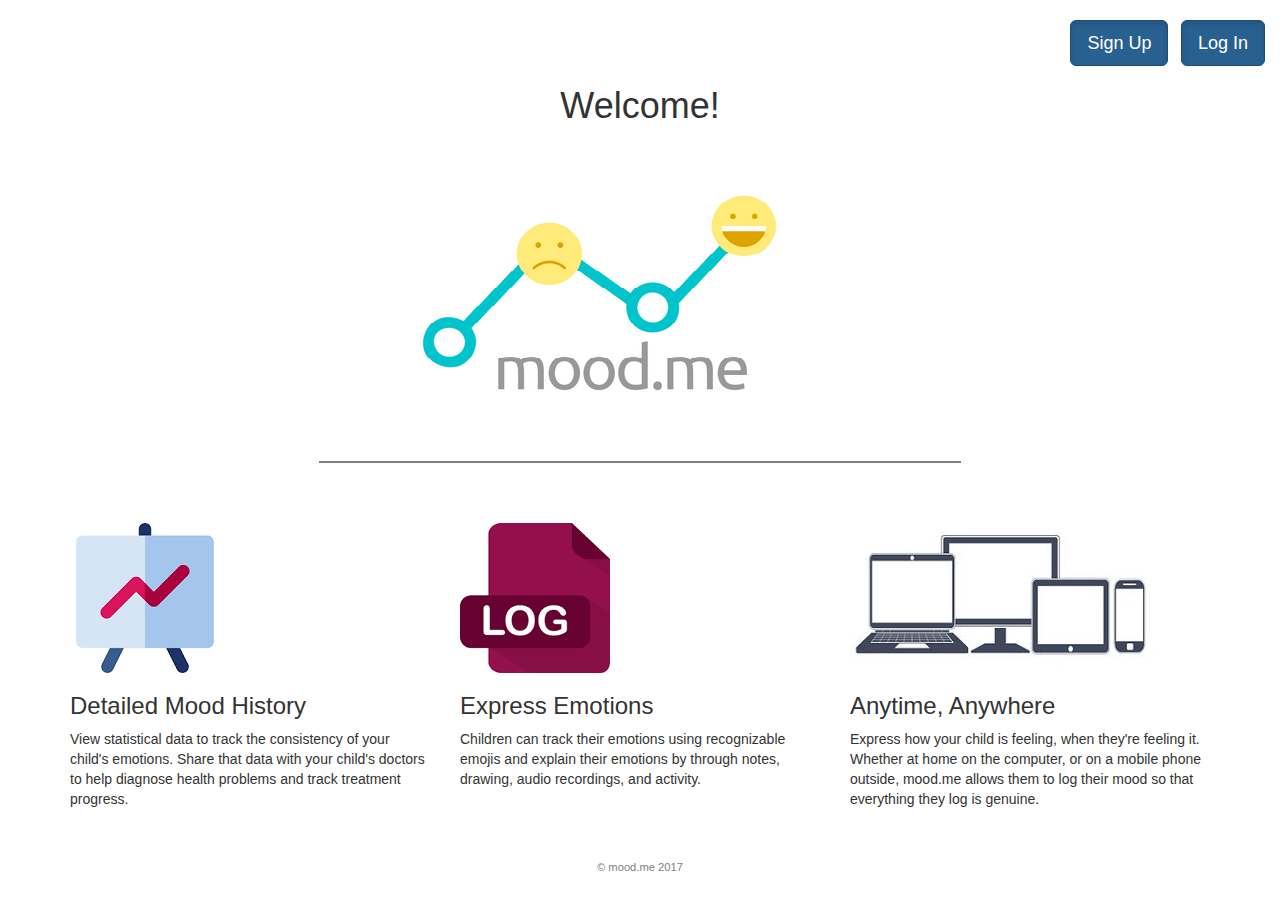
<file: index.html>
<!DOCTYPE html>
<html lang="en-US">
	<head>
		<title>mood.me - Home</title>
		<meta charset="utf-8">
		<meta name="viewport" content="width=device-width, initial-scale=1.0" />
		<link rel="stylesheet" href="https://maxcdn.bootstrapcdn.com/bootstrap/3.3.7/css/bootstrap.min.css">
  		<script src="https://ajax.googleapis.com/ajax/libs/jquery/3.1.1/jquery.min.js"></script>
  		<script src="https://maxcdn.bootstrapcdn.com/bootstrap/3.3.7/js/bootstrap.min.js"></script>
		<!-- animate.css -->
		<link rel="stylesheet" href="css/animate.css" />
		<!-- style.css -->
		<link rel="stylesheet" href="css/home_style.css" />
		<link rel="icon" href="img/logonowords.png" />
	</head>
	<body>
	<br>
		<div id="header" class="container-fluid">
			<div class="row">
				<div class="col-xs-12 animated fadeIn">
					<a href="LogIn.html" class="btn btn-primary btn-lg active" role="button" aria-pressed="true" style="float:right;">Log In</a>
					<a href="SignUp.html" class="btn btn-primary btn-lg active" role="button" aria-pressed="true" style="margin-right:1%;">Sign Up</a>
				</div>
			</div>
		</div>
		<div class="container-fluid">
			<h1 class="animated bounceIn">Welcome!</h1>
			<br><br>
		</div>
		<div class="container">
			<img class="animated flipInY" id = "logo" src="img/logo.png" />
		</div>
		<br><br>
		<hr>
		<br><br>

		<div class="container">
			<div class="row">
				<div class="col-md-4 animated fadeIn">
					<img class="normal" src="img/graph.png" />
					<h3>Detailed Mood History</h3>
					<p>View statistical data to track the consistency of your child's emotions. Share that data with your child's doctors to help diagnose health problems and track treatment progress.</p>
				</div>
				<div class="col-md-4 animated fadeIn second">
					<img class="normal" src="img/log.png" />
					<h3>Express Emotions</h3>
					<p>Children can track their emotions using recognizable emojis and explain their emotions by through notes, drawing, audio recordings, and activity.</p>
				</div>
				<div class="col-md-4 animated fadeIn third">
					<img class="large" src="img/technology.jpeg" />
					<h3>Anytime, Anywhere</h3>
					<p>Express how your child is feeling, when they're feeling it. Whether at home on the computer, or on a mobile phone outside, mood.me allows them to log their mood so that everything they log is genuine.</p>
				</div>
			</div>
		</div>
		<br><br>
		<p id="footer" class="figure-caption">© mood.me 2017</pn>
		<br>
	</body>
</html>
</file>
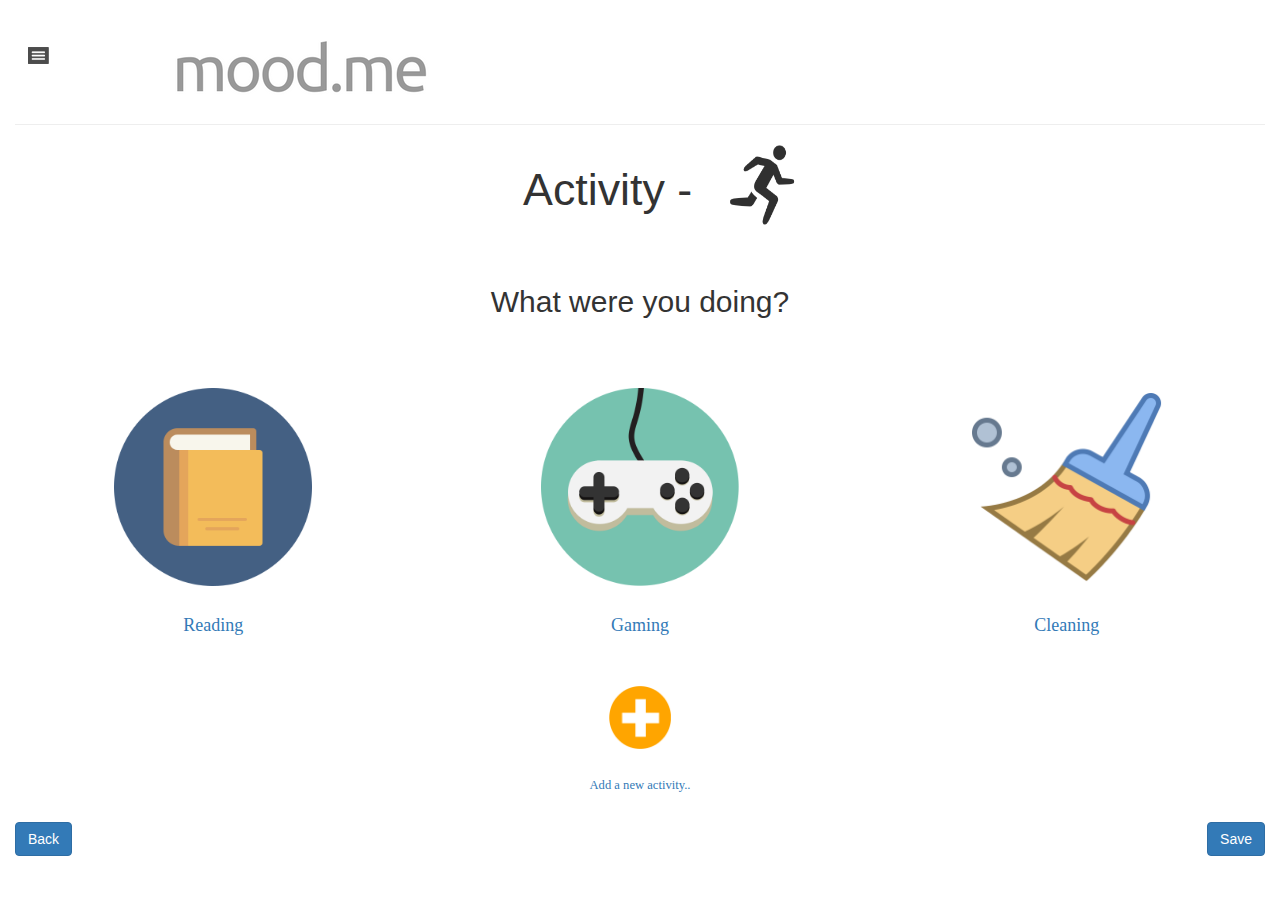
<file: Activity.html>
<!DOCTYPE html>
<html lang="en-US">
	<head>
		<title>mood.me - Activity</title>
		<meta charset="utf-8">
		<meta name="viewport" content="width=device-width, initial-scale=1.0" />
		<link rel="stylesheet" href="https://maxcdn.bootstrapcdn.com/bootstrap/3.3.7/css/bootstrap.min.css">
  		<script src="https://ajax.googleapis.com/ajax/libs/jquery/3.1.1/jquery.min.js"></script>
  		<script src="https://maxcdn.bootstrapcdn.com/bootstrap/3.3.7/js/bootstrap.min.js"></script>
		<!-- animate.css -->
		<link rel="stylesheet" href="css/animate.css" />
		<link rel="stylesheet" href="css/activity_style.css" />
		<link rel="icon" href="img/logonowords.png" />
		<link rel="stylesheet" href="css/menuicon.css" />
	</head>
	<body>
		<br><br>
		<div class="container-fluid">
			<div style="float:left;" class="dropdown">
        		<img id="menuicon" class="btn dropdown-toggle" src="img/burger1.png" alt="dropdown image" data-toggle="dropdown">
        			<ul class="dropdown-menu">
            			<li><a href="Option.html"><img class="menuicon" src="img/boyicon.png" />Michael</a></li>
           				<li><a href="Option.html"><img class="menuicon" src="img/girlicon.png" />Christine</a></li>
           				<li><a href="NewChild.html"><img class="menuicon" src="img/newchildicon.png" />Add New Child..</a></li>
            			<li><a href="index.html"><img class="menuicon" src="img/logout.png" />Logout</a></li>
        			</ul>
    		</div>
    		<a href="index.html"><img id="logo" src="img/logoname.png" /></a>
		</div>
		<div class="container-fluid">
			<hr>
		</div>
		<div class="container">
			<div class="row">
				<div id="note_block" class="col-xs-12 animated tada">
					<h1 style="float:left;padding-right: 5%;">Activity -</h1>
					<img id="activity_image" src="img/activity.png" />
				</div>
			</div>
		</div>
		<br><br>
		<div class="container-fluid">
			<div class="row">
				<div class="col-xs-12">
					<h2 style="text-align:center;">What were you doing?</h2>
				</div>
			</div>
		</div>
		<br><br><br>
		<div class="container-fluid icons">
			<div class="row line">
				<div class="col-xs-4 img-hover">
					<a href="Option.html">
						<img class ="img-responsive img-rounded face animated fadeIn" src="img/book.png" /><br>
						<h4>Reading</h4>
					</a>
				</div>
				<div class="col-xs-4 img-hover">
					<a href="Option.html">
						<img class = "img-responsive img-rounded face animated fadeIn second" src="img/videocontroller.png" /><br>
						<h4>Gaming</h4>
					</a>
				</div>
				<div class="col-xs-4 img-hover">
					<a href="Option.html">
						<img class = "img-responsive img-rounded face animated fadeIn second" src="img/broom.png" /><br>
						<h4>Cleaning</h4>
					</a>
				</div>
			</div><br><br>
			<div class="row line">
				<div class="col-xs-12 img-hover">
					<a href="NewActivity.html">
						<img id="addnew" class = "img-responsive img-rounded face animated fadeIn" src="img/add.png" /><br>
						<h4 id="subtitle">Add a new activity..</h4>
					</a>
				</div>
			</div>
		</div>
		<br>
		<div class="container-fluid">
			<div class="row">
				<div class="col-xs-6 img-hover">
					<a class="btn btn-primary" href="Option.html" role="button">Back</a>
				</div>
				<div class="col-xs-6 img-hover">
					<a class="btn btn-primary custom-button-width pull-right" href="Option.html" role="button">Save</a>
				</div>
			</div>
		</div>
		<br><br>
	</body>
</html>
</file>
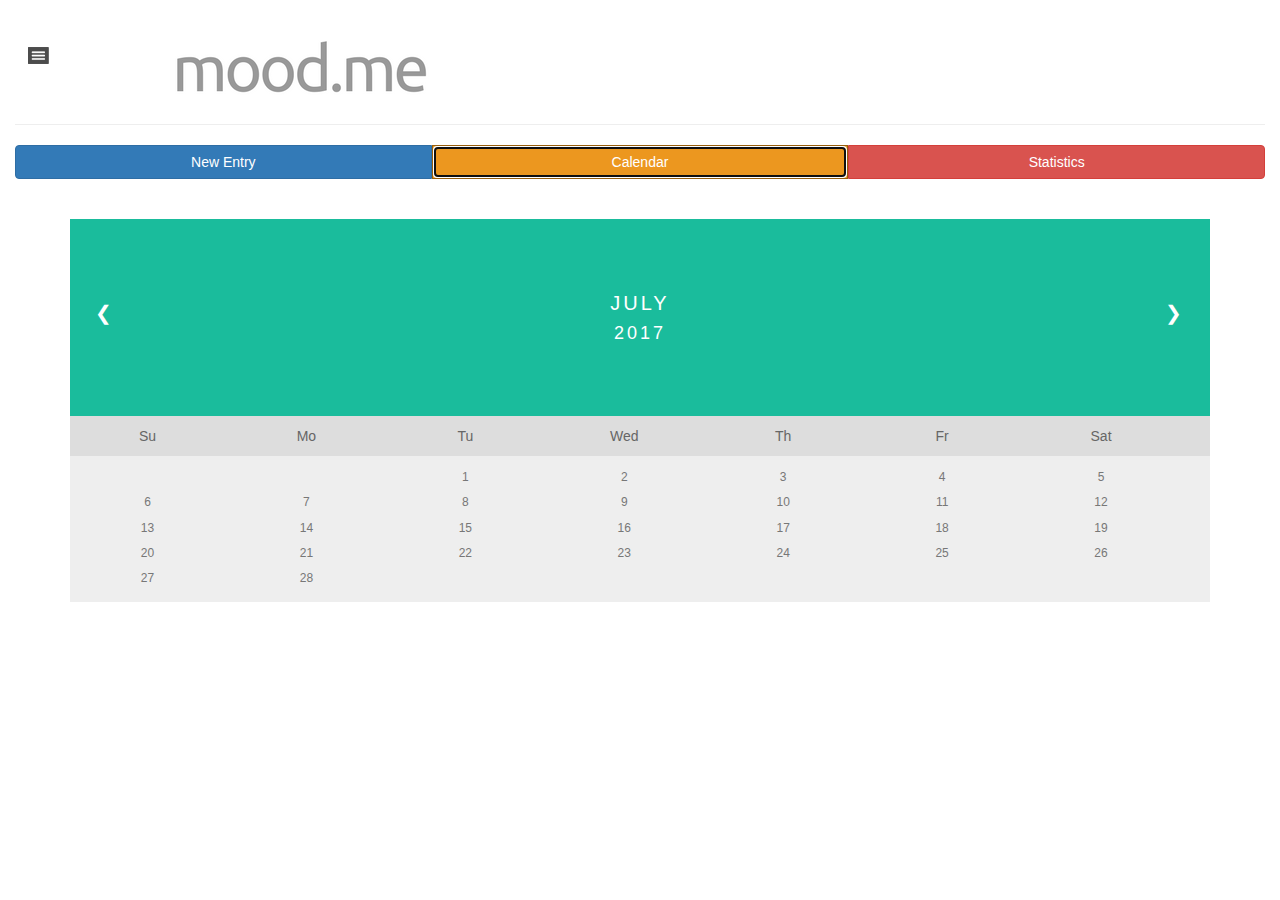
<file: Calendar.html>
<!DOCTYPE html>
<html lang="en-US">
	<head>
		<title>mood.me - Calendar</title>
		<meta charset="utf-8">
		<meta name="viewport" content="width=device-width, initial-scale=1.0" />
		<link rel="stylesheet" href="https://maxcdn.bootstrapcdn.com/bootstrap/3.3.7/css/bootstrap.min.css">
  		<script src="https://ajax.googleapis.com/ajax/libs/jquery/3.1.1/jquery.min.js"></script>
  		<script src="https://maxcdn.bootstrapcdn.com/bootstrap/3.3.7/js/bootstrap.min.js"></script>
		<!-- animate.css -->
		<link rel="stylesheet" href="css/animate.css" />
		<!-- style.css -->
		<link rel="stylesheet" href="css/calendar_style.css" />
		<link rel="icon" href="img/logonowords.png" />
		<link rel="stylesheet" href="css/menuicon.css" />
	</head>
	<body>
		<br><br>
		<div class="container-fluid">
			<div style="float:left;" class="dropdown">
        		<img id="menuicon" class="btn dropdown-toggle" src="img/burger1.png" alt="dropdown image" data-toggle="dropdown">
        			<ul class="dropdown-menu">
            			<li><a href="NewEntry.html"><img class="menuicon" src="img/boyicon.png" />Michael</a></li>
           				<li><a href="NewEntry.html"><img class="menuicon" src="img/girlicon.png" />Christine</a></li>
           				<li><a href="NewChild.html"><img class="menuicon" src="img/newchildicon.png" />Add New Child..</a></li>
            			<li><a href="index.html"><img class="menuicon" src="img/logout.png" />Logout</a></li>
        			</ul>
    		</div>
    		<a href="index.html"><img id="logo" src="img/logoname.png" /></a>
		</div>
		<div class="container-fluid">
			<hr>
		</div>
		<div class="container-fluid">
			<div class="btn-group btn-group-justified">
  				<div class="btn-group" role="group">
    				<a class="btn btn-primary" href="NewEntry.html" role="button">New Entry</a>
  				</div>
			 	 <div class="btn-group" role="group">
			    	<a class="btn btn-warning" href="Calendar.html" role="button" autofocus="true">Calendar</a>
			  	</div>
			  	<div class="btn-group" role="group">
			    	<a class="btn btn-danger" href="Statistics.html" role="button">Statistics</a>
			  	</div>
			</div>
 		</div>
 		<br><br>
 		<!-- January -->
 		<div id="january" class="container animated fadeIn calendar">
	 		<div class="month"> 
			  <ul>
			    <a href="javascript:void(0);" onclick="toggleMonth('January', 'Left')"><li class="prev">&#10094;</li></a>
			    <a href="javascript:void(0);" onclick="toggleMonth('January', 'Right')"><li class="next">&#10095;</li></a>
			    <li style="text-align:center;">
			      January<br>
			      <span style="font-size:18px">2017</span>
			    </li>
			  </ul>
			</div>

			<ul class="weekdays">
			  <li>Su</li>
			  <li>Mo</li>
			  <li>Tu</li>
			  <li>Wed</li>
			  <li>Th</li>
			  <li>Fr</li>
			  <li>Sat</li>
			</ul>

			<ul class="days"> 
			  <li></li>
			  <li></li>
			  <li>1</li>
			  <li><a href="DateInformation.html"><span class="active">2</span></a></li>
			  <li>3</li>
			  <li>4</li>
			  <li>5</li>
			  <li>6</li>
			  <li>7</li>
			  <li><a href="DateInformation.html"><span class="active">8</span></a></li>
			  <li>9</li>
			  <li>10</li>
			  <li>11</li>
			  <li>12</li>
			  <li>13</li>
			  <li>14</li>
			  <li>15</li>
			  <li>16</li>
			  <li>17</li>
			  <li>18</li>
			  <li>19</li>
			  <li>20</li>
			  <li>21</li>
			  <li>22</li>
			  <li>23</li>
			  <li><a href="DateInformation.html"><span class="active">24</span></a></li>
			  <li>25</li>
			  <li>26</li>
			  <li>27</li>
			  <li>28</li>
			</ul>
		</div>

		<!-- February -->
 		<div id="february" class="container animated fadeIn calendar">
	 		<div class="month"> 
			  <ul>
			    <a href="javascript:void(0);" onclick="toggleMonth('February', 'Left')"><li class="prev">&#10094;</li></a>
			    <a href="javascript:void(0);" onclick="toggleMonth('February', 'Right')"><li class="next">&#10095;</li></a>
			    <li style="text-align:center;">
			      February<br>
			      <span style="font-size:18px">2017</span>
			    </li>
			  </ul>
			</div>

			<ul class="weekdays">
			  <li>Su</li>
			  <li>Mo</li>
			  <li>Tu</li>
			  <li>Wed</li>
			  <li>Th</li>
			  <li>Fr</li>
			  <li>Sat</li>
			</ul>

			<ul class="days"> 
			  <li></li>
			  <li></li>
			  <li>1</li>
			  <li>2</li>
			  <li>3</li>
			  <li>4</li>
			  <li>5</li>
			  <li>6</li>
			  <li>7</li>
			  <li>8</li>
			  <li>9</li>
			  <li>10</li>
			  <li>11</li>
			  <li>12</li>
			  <li>13</li>
			  <li><a href="DateInformation.html"><span class="active">14</span></a></li>
			  <li>15</li>
			  <li>16</li>
			  <li>17</li>
			  <li>18</li>
			  <li>19</li>
			  <li>20</li>
			  <li>21</li>
			  <li>22</li>
			  <li><a href="DateInformation.html"><span class="active">23</span></a></li>
			  <li>24</li>
			  <li>25</li>
			  <li>26</li>
			  <li>27</li>
			  <li>28</li>
			</ul>
			</div>

			<!-- March -->
			<div id="march" class="container animated fadeIn calendar">
	 		<div class="month"> 
			  <ul>
			    <a href="javascript:void(0);" onclick="toggleMonth('March', 'Left')"><li class="prev">&#10094;</li></a>
			    <a href="javascript:void(0);" onclick="toggleMonth('March', 'Right')"><li class="next">&#10095;</li></a>
			    <li style="text-align:center;">
			      March<br>
			      <span style="font-size:18px">2017</span>
			    </li>
			  </ul>
			</div>

			<ul class="weekdays">
			  <li>Su</li>
			  <li>Mo</li>
			  <li>Tu</li>
			  <li>Wed</li>
			  <li>Th</li>
			  <li>Fr</li>
			  <li>Sat</li>
			</ul>

			<ul class="days"> 
			  <li></li>
			  <li></li>
			  <li>1</li>
			  <li>2</li>
			  <li><a href="DateInformation.html"><span class="active">3</span></a></li>
			  <li>4</li>
			  <li><a href="DateInformation.html"><span class="active">5</span></a></li>
			  <li><a href="DateInformation.html"><span class="active">6</span></a></li>
			  <li>7</li>
			  <li>8</li>
			  <li>9</li>
			  <li>10</li>
			  <li>11</li>
			  <li>12</li>
			  <li>13</li>
			  <li>14</li>
			  <li>15</li>
			  <li>16</li>
			  <li>17</li>
			  <li>18</li>
			  <li>19</li>
			  <li>20</li>
			  <li>21</li>
			  <li>22</li>
			  <li>23</li>
			  <li>24</li>
			  <li>25</li>
			  <li>26</li>
			  <li>27</li>
			  <li>28</li>
			</ul>
		</div>

		<!-- April -->
		<div id="april" class="container animated fadeIn calendar">
	 		<div class="month"> 
			  <ul>
			    <a href="javascript:void(0);" onclick="toggleMonth('April', 'Left')"><li class="prev">&#10094;</li></a>
			    <a href="javascript:void(0);" onclick="toggleMonth('April', 'Right')"><li class="next">&#10095;</li></a>
			    <li style="text-align:center;">
			      April<br>
			      <span style="font-size:18px">2017</span>
			    </li>
			  </ul>
			</div>

			<ul class="weekdays">
			  <li>Su</li>
			  <li>Mo</li>
			  <li>Tu</li>
			  <li>Wed</li>
			  <li>Th</li>
			  <li>Fr</li>
			  <li>Sat</li>
			</ul>

			<ul class="days"> 
			  <li></li>
			  <li></li>
			  <li>1</li>
			  <li>2</li>
			  <li>3</li>
			  <li>4</li>
			  <li>5</li>
			  <li>6</li>
			  <li>7</li>
			  <li>8</li>
			  <li>9</li>
			  <li>10</li>
			  <li>11</li>
			  <li>12</li>
			  <li>13</li>
			  <li>14</li>
			  <li>15</li>
			  <li>16</li>
			  <li>17</li>
			  <li>18</li>
			  <li>19</li>
			  <li>20</li>
			  <li>21</li>
			  <li>22</li>
			  <li>23</li>
			  <li>24</li>
			  <li>25</li>
			  <li>26</li>
			  <li>27</li>
			  <li>28</li>
			</ul>
			</div>

			<!-- May -->
			<div id="may" class="container animated fadeIn calendar">
	 		<div class="month"> 
			  <ul>
			    <a href="javascript:void(0);" onclick="toggleMonth('May', 'Left')"><li class="prev">&#10094;</li></a>
			    <a href="javascript:void(0);" onclick="toggleMonth('May', 'Right')"><li class="next">&#10095;</li></a>
			    <li style="text-align:center;">
			      May<br>
			      <span style="font-size:18px">2017</span>
			    </li>
			  </ul>
			</div>

			<ul class="weekdays">
			  <li>Su</li>
			  <li>Mo</li>
			  <li>Tu</li>
			  <li>Wed</li>
			  <li>Th</li>
			  <li>Fr</li>
			  <li>Sat</li>
			</ul>

			<ul class="days"> 
			  <li></li>
			  <li></li>
			  <li>1</li>
			  <li>2</li>
			  <li>3</li>
			  <li>4</li>
			  <li>5</li>
			  <li>6</li>
			  <li>7</li>
			  <li>8</li>
			  <li>9</li>
			  <li>10</li>
			  <li>11</li>
			  <li>12</li>
			  <li>13</li>
			  <li>14</li>
			  <li>15</li>
			  <li>16</li>
			  <li>17</li>
			  <li>18</li>
			  <li>19</li>
			  <li>20</li>
			  <li>21</li>
			  <li>22</li>
			  <li>23</li>
			  <li>24</li>
			  <li>25</li>
			  <li>26</li>
			  <li>27</li>
			  <li>28</li>
			</ul>
			</div>

			<!-- June -->
			<div id="june" class="container animated fadeIn calendar">
	 		<div class="month"> 
			  <ul>
			    <a href="javascript:void(0);" onclick="toggleMonth('June', 'Left')"><li class="prev">&#10094;</li></a>
			    <a href="javascript:void(0);" onclick="toggleMonth('June', 'Right')"><li class="next">&#10095;</li></a>
			    <li style="text-align:center;">
			      June<br>
			      <span style="font-size:18px">2017</span>
			    </li>
			  </ul>
			</div>

			<ul class="weekdays">
			  <li>Su</li>
			  <li>Mo</li>
			  <li>Tu</li>
			  <li>Wed</li>
			  <li>Th</li>
			  <li>Fr</li>
			  <li>Sat</li>
			</ul>

			<ul class="days"> 
			  <li></li>
			  <li></li>
			  <li>1</li>
			  <li>2</li>
			  <li>3</li>
			  <li>4</li>
			  <li>5</li>
			  <li>6</li>
			  <li>7</li>
			  <li>8</li>
			  <li>9</li>
			  <li>10</li>
			  <li>11</li>
			  <li>12</li>
			  <li>13</li>
			  <li>14</li>
			  <li>15</li>
			  <li>16</li>
			  <li>17</li>
			  <li>18</li>
			  <li>19</li>
			  <li>20</li>
			  <li>21</li>
			  <li>22</li>
			  <li>23</li>
			  <li>24</li>
			  <li>25</li>
			  <li>26</li>
			  <li>27</li>
			  <li>28</li>
			</ul>
			</div>

			<!-- July -->
			<div id="july" class="container animated fadeIn calendar">
	 		<div class="month"> 
			  <ul>
			    <a href="javascript:void(0);" onclick="toggleMonth('July', 'Left')"><li class="prev">&#10094;</li></a>
			    <a href="javascript:void(0);" onclick="toggleMonth('July', 'Right')"><li class="next">&#10095;</li></a>
			    <li style="text-align:center;">
			      July<br>
			      <span style="font-size:18px">2017</span>
			    </li>
			  </ul>
			</div>

			<ul class="weekdays">
			  <li>Su</li>
			  <li>Mo</li>
			  <li>Tu</li>
			  <li>Wed</li>
			  <li>Th</li>
			  <li>Fr</li>
			  <li>Sat</li>
			</ul>

			<ul class="days"> 
			  <li></li>
			  <li></li>
			  <li>1</li>
			  <li>2</li>
			  <li>3</li>
			  <li>4</li>
			  <li>5</li>
			  <li>6</li>
			  <li>7</li>
			  <li>8</li>
			  <li>9</li>
			  <li>10</li>
			  <li>11</li>
			  <li>12</li>
			  <li>13</li>
			  <li>14</li>
			  <li>15</li>
			  <li>16</li>
			  <li>17</li>
			  <li>18</li>
			  <li>19</li>
			  <li>20</li>
			  <li>21</li>
			  <li>22</li>
			  <li>23</li>
			  <li>24</li>
			  <li>25</li>
			  <li>26</li>
			  <li>27</li>
			  <li>28</li>
			</ul>
			</div>

			<!-- August -->
			<div id="august" class="container animated fadeIn calendar">
	 		<div class="month"> 
			  <ul>
			    <a href="javascript:void(0);" onclick="toggleMonth('August', 'Left')"><li class="prev">&#10094;</li></a>
			    <a href="javascript:void(0);" onclick="toggleMonth('August', 'Right')"><li class="next">&#10095;</li></a>
			    <li style="text-align:center;">
			      August<br>
			      <span style="font-size:18px">2017</span>
			    </li>
			  </ul>
			</div>

			<ul class="weekdays">
			  <li>Su</li>
			  <li>Mo</li>
			  <li>Tu</li>
			  <li>Wed</li>
			  <li>Th</li>
			  <li>Fr</li>
			  <li>Sat</li>
			</ul>

			<ul class="days"> 
			  <li></li>
			  <li></li>
			  <li>1</li>
			  <li>2</li>
			  <li>3</li>
			  <li>4</li>
			  <li>5</li>
			  <li>6</li>
			  <li>7</li>
			  <li>8</li>
			  <li>9</li>
			  <li>10</li>
			  <li>11</li>
			  <li>12</li>
			  <li>13</li>
			  <li>14</li>
			  <li>15</li>
			  <li>16</li>
			  <li>17</li>
			  <li>18</li>
			  <li>19</li>
			  <li>20</li>
			  <li>21</li>
			  <li>22</li>
			  <li>23</li>
			  <li>24</li>
			  <li>25</li>
			  <li>26</li>
			  <li>27</li>
			  <li>28</li>
			</ul>
			</div>

			<!-- September -->
			<div id="february" class="container animated fadeIn calendar">
	 		<div class="month"> 
			  <ul>
			    <a href="javascript:void(0);" onclick="toggleMonth('September', 'Left')"><li class="prev">&#10094;</li></a>
			    <a href="javascript:void(0);" onclick="toggleMonth('September', 'Right')"><li class="next">&#10095;</li></a>
			    <li style="text-align:center;">
			      September<br>
			      <span style="font-size:18px">2017</span>
			    </li>
			  </ul>
			</div>

			<ul class="weekdays">
			  <li>Su</li>
			  <li>Mo</li>
			  <li>Tu</li>
			  <li>Wed</li>
			  <li>Th</li>
			  <li>Fr</li>
			  <li>Sat</li>
			</ul>

			<ul class="days"> 
			  <li></li>
			  <li></li>
			  <li>1</li>
			  <li>2</li>
			  <li>3</li>
			  <li>4</li>
			  <li>5</li>
			  <li>6</li>
			  <li>7</li>
			  <li>8</li>
			  <li>9</li>
			  <li>10</li>
			  <li>11</li>
			  <li>12</li>
			  <li>13</li>
			  <li>14</li>
			  <li>15</li>
			  <li>16</li>
			  <li>17</li>
			  <li>18</li>
			  <li>19</li>
			  <li>20</li>
			  <li>21</li>
			  <li>22</li>
			  <li>23</li>
			  <li>24</li>
			  <li>25</li>
			  <li>26</li>
			  <li>27</li>
			  <li>28</li>
			</ul>
			</div>

			<!-- October -->
			<div id="february" class="container animated fadeIn calendar">
	 		<div class="month"> 
			  <ul>
			    <a href="javascript:void(0);" onclick="toggleMonth('October', 'Left')"><li class="prev">&#10094;</li></a>
			    <a href="javascript:void(0);" onclick="toggleMonth('October', 'Right')"><li class="next">&#10095;</li></a>
			    <li style="text-align:center;">
			      October<br>
			      <span style="font-size:18px">2017</span>
			    </li>
			  </ul>
			</div>

			<ul class="weekdays">
			  <li>Su</li>
			  <li>Mo</li>
			  <li>Tu</li>
			  <li>Wed</li>
			  <li>Th</li>
			  <li>Fr</li>
			  <li>Sat</li>
			</ul>

			<ul class="days"> 
			  <li></li>
			  <li></li>
			  <li>1</li>
			  <li>2</li>
			  <li>3</li>
			  <li>4</li>
			  <li>5</li>
			  <li>6</li>
			  <li>7</li>
			  <li>8</li>
			  <li>9</li>
			  <li>10</li>
			  <li>11</li>
			  <li>12</li>
			  <li>13</li>
			  <li>14</li>
			  <li>15</li>
			  <li>16</li>
			  <li>17</li>
			  <li>18</li>
			  <li>19</li>
			  <li>20</li>
			  <li>21</li>
			  <li>22</li>
			  <li>23</li>
			  <li>24</li>
			  <li>25</li>
			  <li>26</li>
			  <li>27</li>
			  <li>28</li>
			</ul>
			</div>

			<!-- November -->
			<div id="november" class="container animated fadeIn calendar">
	 		<div class="month"> 
			  <ul>
			    <a href="javascript:void(0);" onclick="toggleMonth('November', 'Left')"><li class="prev">&#10094;</li></a>
			    <a href="javascript:void(0);" onclick="toggleMonth('November', 'Right')"><li class="next">&#10095;</li></a>
			    <li style="text-align:center;">
			      November<br>
			      <span style="font-size:18px">2017</span>
			    </li>
			  </ul>
			</div>

			<ul class="weekdays">
			  <li>Su</li>
			  <li>Mo</li>
			  <li>Tu</li>
			  <li>Wed</li>
			  <li>Th</li>
			  <li>Fr</li>
			  <li>Sat</li>
			</ul>

			<ul class="days"> 
			  <li></li>
			  <li></li>
			  <li>1</li>
			  <li>2</li>
			  <li>3</li>
			  <li>4</li>
			  <li>5</li>
			  <li>6</li>
			  <li>7</li>
			  <li>8</li>
			  <li>9</li>
			  <li>10</li>
			  <li>11</li>
			  <li>12</li>
			  <li>13</li>
			  <li>14</li>
			  <li>15</li>
			  <li>16</li>
			  <li>17</li>
			  <li>18</li>
			  <li>19</li>
			  <li>20</li>
			  <li>21</li>
			  <li>22</li>
			  <li>23</li>
			  <li>24</li>
			  <li>25</li>
			  <li>26</li>
			  <li>27</li>
			  <li>28</li>
			</ul>
			</div>

			<!-- December -->
			<div id="december" class="container animated fadeIn calendar">
	 		<div class="month"> 
			  <ul>
			    <a href="javascript:void(0);" onclick="toggleMonth('December', 'Left')"><li class="prev">&#10094;</li></a>
			    <a href="javascript:void(0);" onclick="toggleMonth('December', 'Right')"><li class="next">&#10095;</li></a>
			    <li style="text-align:center;">
			      December<br>
			      <span style="font-size:18px">2017</span>
			    </li>
			  </ul>
			</div>

			<ul class="weekdays">
			  <li>Su</li>
			  <li>Mo</li>
			  <li>Tu</li>
			  <li>Wed</li>
			  <li>Th</li>
			  <li>Fr</li>
			  <li>Sat</li>
			</ul>

			<ul class="days"> 
			  <li></li>
			  <li></li>
			  <li>1</li>
			  <li>2</li>
			  <li>3</li>
			  <li>4</li>
			  <li>5</li>
			  <li>6</li>
			  <li>7</li>
			  <li>8</li>
			  <li>9</li>
			  <li>10</li>
			  <li>11</li>
			  <li>12</li>
			  <li>13</li>
			  <li>14</li>
			  <li>15</li>
			  <li>16</li>
			  <li>17</li>
			  <li>18</li>
			  <li>19</li>
			  <li>20</li>
			  <li>21</li>
			  <li>22</li>
			  <li>23</li>
			  <li>24</li>
			  <li>25</li>
			  <li>26</li>
			  <li>27</li>
			  <li>28</li>
			</ul>
			</div>
		<br>
		<script>
 			var months = document.getElementsByClassName("calendar");
 			var monthNames = ["January", "February", "March", "April", "May", "June", "July", "August", "September", "October", "November", "December"];
			var d = new Date();
			if(monthNames[d.getMonth()] === "January")
 			{
 				months[0].style.display = "block";
 			}
 			else if(monthNames[d.getMonth()] === "February")
 			{
 				months[1].style.display = "block";
 			}
 			else if(monthNames[d.getMonth()] === "March")
 			{
 				months[2].style.display = "block";
 			}
 			else if(monthNames[d.getMonth()] === "April")
 			{
 				months[3].style.display = "block";
 			}
 			else if(monthNames[d.getMonth()] === "May")
 			{
 				months[4].style.display = "block";
 			}
 			else if(monthNames[d.getMonth()] === "June")
 			{
 				months[5].style.display = "block";
 			}
 			else if(monthNames[d.getMonth()] === "July")
 			{
 				months[6].style.display = "block";
 			}
 			else if(monthNames[d.getMonth()] === "August")
 			{
 				months[7].style.display = "block";
 			}
 			else if(monthNames[d.getMonth()] === "September")
 			{
 				months[8].style.display = "block";
 			}
 			else if(monthNames[d.getMonth()] === "October")
 			{
 				months[9].style.display = "block";
 			}
 			else if(monthNames[d.getMonth()] === "November")
 			{
 				months[10].style.display = "block";
 			}
 			else if(monthNames[d.getMonth()] === "December")
 			{
 				months[11].style.display = "block";
 			}
 		</script>
 		<script>
 		function toggleMonth(month, direction)
 		{
 			var months = document.getElementsByClassName("calendar");
 			if(direction === "Left")
 			{
 				if(month === "January")
 				{
 					for(var i = 0; i < months.length; i++)
 					{
 						if(i == 11)
 						{
 							months[i].style.display = "block";
 						}
 						else
 						{
 							months[i].style.display = "none";
 						}
 					}
 				}
 				else if(month === "February")
 				{
 					for(var i = 0; i < months.length; i++)
 					{
 						if(i == 0)
 						{
 							months[i].style.display = "block";
 						}
 						else
 						{
 							months[i].style.display = "none";
 						}
 					}
 				}
 				else if(month === "March")
 				{
 					for(var i = 0; i < months.length; i++)
 					{
 						if(i == 1)
 						{
 							months[i].style.display = "block";
 						}
 						else
 						{
 							months[i].style.display = "none";
 						}
 					}
 				}
 				else if(month === "April")
 				{
 					for(var i = 0; i < months.length; i++)
 					{
 						if(i == 2)
 						{
 							months[i].style.display = "block";
 						}
 						else
 						{
 							months[i].style.display = "none";
 						}
 					}
 				}
 				else if(month === "May")
 				{
 					for(var i = 0; i < months.length; i++)
 					{
 						if(i == 3)
 						{
 							months[i].style.display = "block";
 						}
 						else
 						{
 							months[i].style.display = "none";
 						}
 					}
 				}
 				else if(month === "June")
 				{
 					for(var i = 0; i < months.length; i++)
 					{
 						if(i == 4)
 						{
 							months[i].style.display = "block";
 						}
 						else
 						{
 							months[i].style.display = "none";
 						}
 					}
 				}
 				else if(month === "July")
 				{
 					for(var i = 0; i < months.length; i++)
 					{
 						if(i == 5)
 						{
 							months[i].style.display = "block";
 						}
 						else
 						{
 							months[i].style.display = "none";
 						}
 					}
 				}
 				else if(month === "August")
 				{
 					for(var i = 0; i < months.length; i++)
 					{
 						if(i == 6)
 						{
 							months[i].style.display = "block";
 						}
 						else
 						{
 							months[i].style.display = "none";
 						}
 					}
 				}
 				else if(month === "September")
 				{
 					for(var i = 0; i < months.length; i++)
 					{
 						if(i == 7)
 						{
 							months[i].style.display = "block";
 						}
 						else
 						{
 							months[i].style.display = "none";
 						}
 					}
 				}
 				else if(month === "October")
 				{
 					for(var i = 0; i < months.length; i++)
 					{
 						if(i == 8)
 						{
 							months[i].style.display = "block";
 						}
 						else
 						{
 							months[i].style.display = "none";
 						}
 					}
 				}
 				else if(month === "November")
 				{
 					for(var i = 0; i < months.length; i++)
 					{
 						if(i == 9)
 						{
 							months[i].style.display = "block";
 						}
 						else
 						{
 							months[i].style.display = "none";
 						}
 					}
 				}
 				else if(month === "December")
 				{
 					for(var i = 0; i < months.length; i++)
 					{
 						if(i == 10)
 						{
 							months[i].style.display = "block";
 						}
 						else
 						{
 							months[i].style.display = "none";
 						}
 					}
 				}
 			}
 			else if(direction === "Right")
 			{
 				if(month === "January")
 				{
 					for(var i = 0; i < months.length; i++)
 					{
 						if(i == 1)
 						{
 							months[i].style.display = "block";
 						}
 						else
 						{
 							months[i].style.display = "none";
 						}
 					}
 				}
 				else if(month === "February")
 				{
 					for(var i = 0; i < months.length; i++)
 					{
 						if(i == 2)
 						{
 							months[i].style.display = "block";
 						}
 						else
 						{
 							months[i].style.display = "none";
 						}
 					}
 				}
 				else if(month === "March")
 				{
 					for(var i = 0; i < months.length; i++)
 					{
 						if(i == 3)
 						{
 							months[i].style.display = "block";
 						}
 						else
 						{
 							months[i].style.display = "none";
 						}
 					}
 				}
 				else if(month === "April")
 				{
 					for(var i = 0; i < months.length; i++)
 					{
 						if(i == 4)
 						{
 							months[i].style.display = "block";
 						}
 						else
 						{
 							months[i].style.display = "none";
 						}
 					}
 				}
 				else if(month === "May")
 				{
 					for(var i = 0; i < months.length; i++)
 					{
 						if(i == 5)
 						{
 							months[i].style.display = "block";
 						}
 						else
 						{
 							months[i].style.display = "none";
 						}
 					}
 				}
 				else if(month === "June")
 				{
 					for(var i = 0; i < months.length; i++)
 					{
 						if(i == 6)
 						{
 							months[i].style.display = "block";
 						}
 						else
 						{
 							months[i].style.display = "none";
 						}
 					}
 				}
 				else if(month === "July")
 				{
 					for(var i = 0; i < months.length; i++)
 					{
 						if(i == 7)
 						{
 							months[i].style.display = "block";
 						}
 						else
 						{
 							months[i].style.display = "none";
 						}
 					}
 				}
 				else if(month === "August")
 				{
 					for(var i = 0; i < months.length; i++)
 					{
 						if(i == 8)
 						{
 							months[i].style.display = "block";
 						}
 						else
 						{
 							months[i].style.display = "none";
 						}
 					}
 				}
 				else if(month === "September")
 				{
 					for(var i = 0; i < months.length; i++)
 					{
 						if(i == 9)
 						{
 							months[i].style.display = "block";
 						}
 						else
 						{
 							months[i].style.display = "none";
 						}
 					}
 				}
 				else if(month === "October")
 				{
 					for(var i = 0; i < months.length; i++)
 					{
 						if(i == 10)
 						{
 							months[i].style.display = "block";
 						}
 						else
 						{
 							months[i].style.display = "none";
 						}
 					}
 				}
 				else if(month === "November")
 				{
 					for(var i = 0; i < months.length; i++)
 					{
 						if(i == 11)
 						{
 							months[i].style.display = "block";
 						}
 						else
 						{
 							months[i].style.display = "none";
 						}
 					}
 				}
 				else if(month === "December")
 				{
 					for(var i = 0; i < months.length; i++)
 					{
 						if(i == 0)
 						{
 							months[i].style.display = "block";
 						}
 						else
 						{
 							months[i].style.display = "none";
 						}
 					}
 				}
 			}
 		}
 		</script>
 	</body>
</html>
</file>
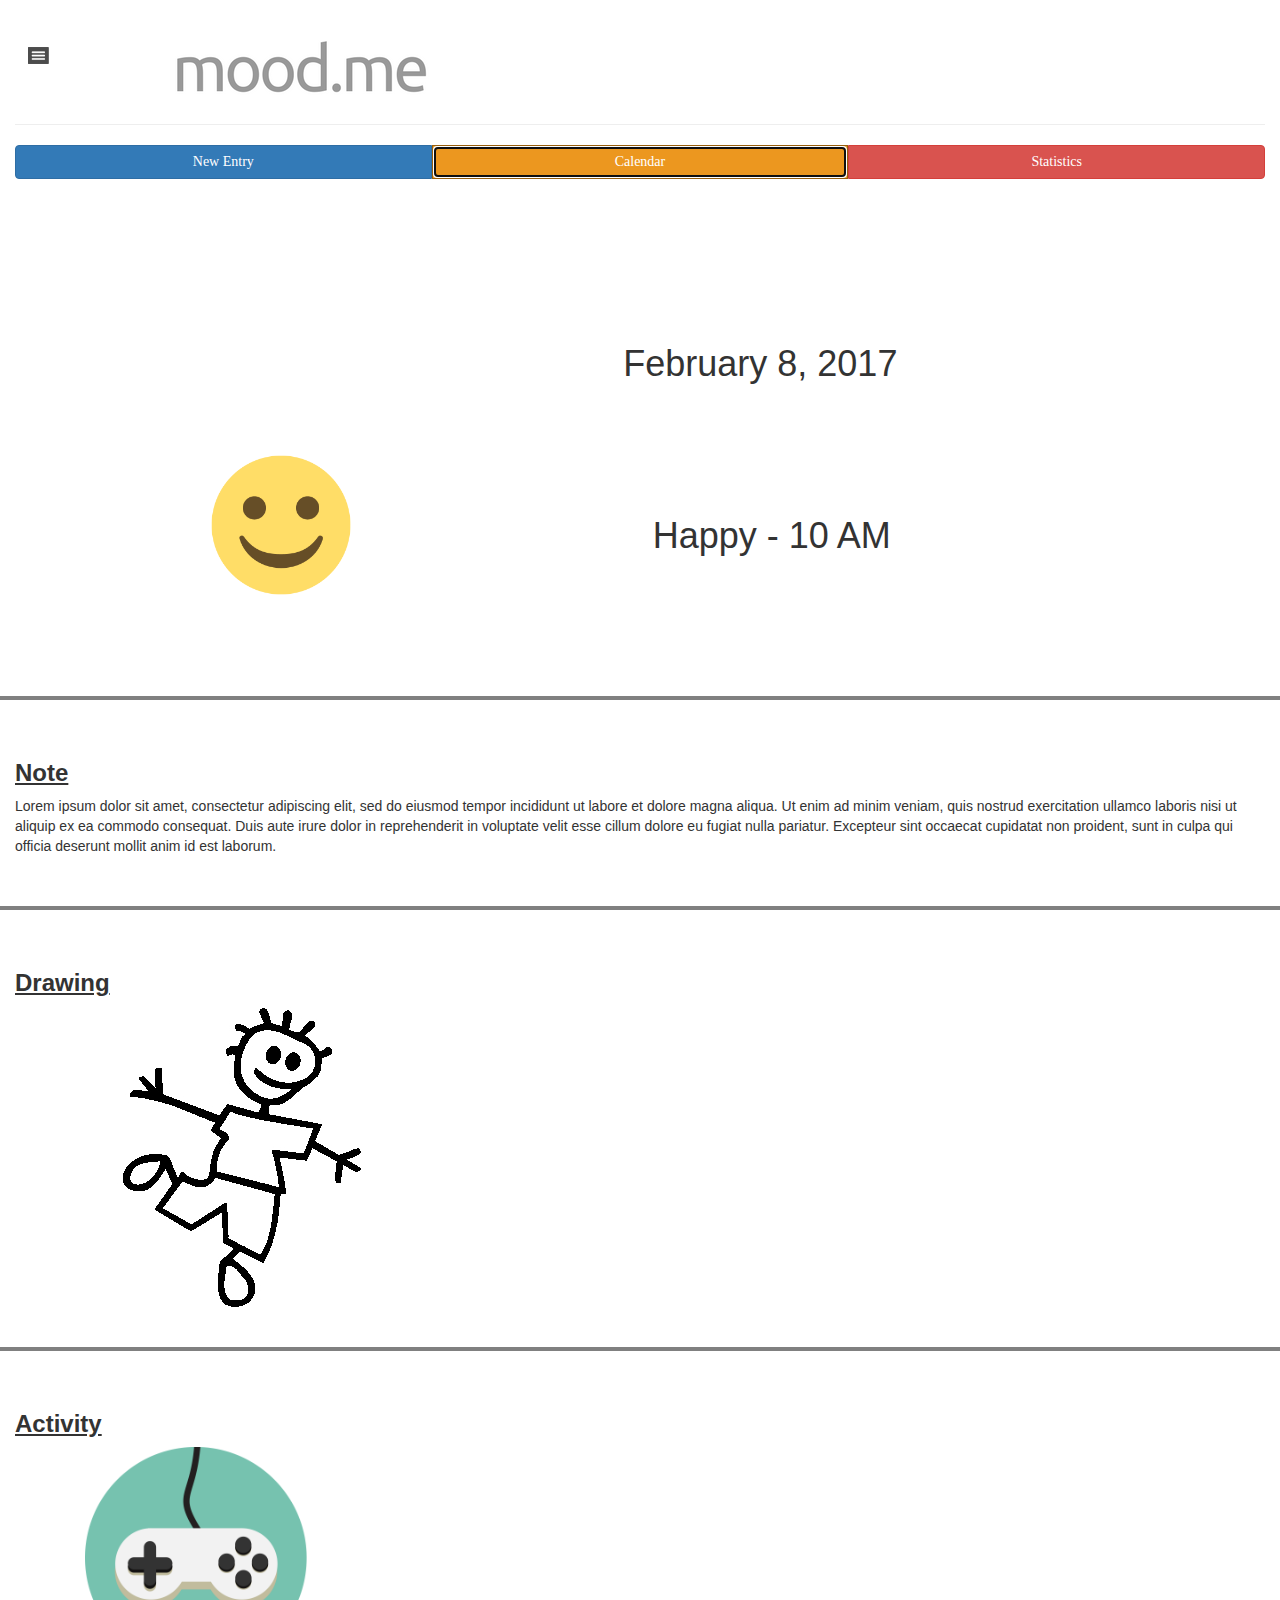
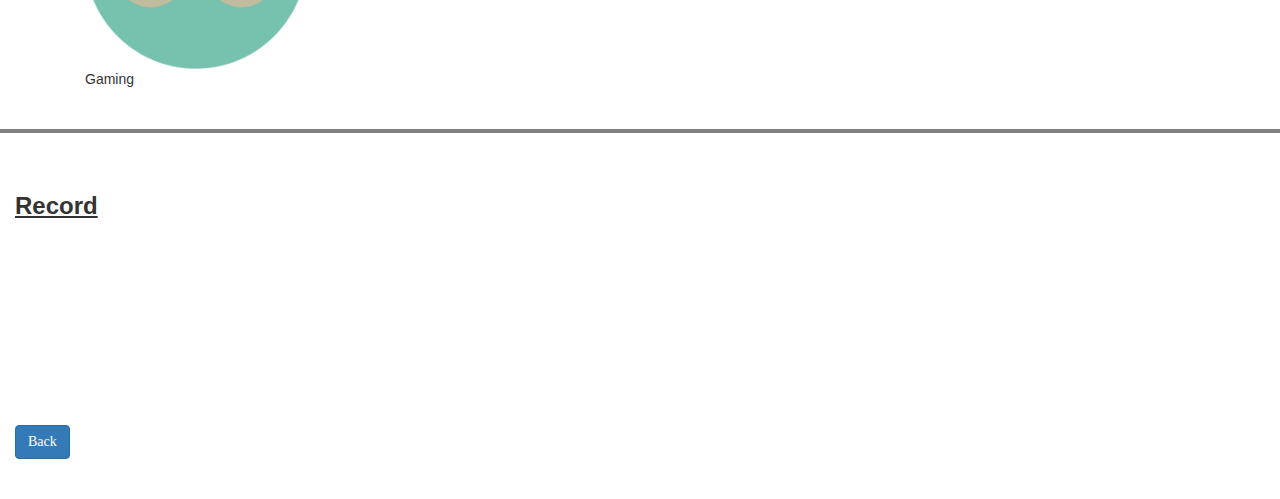
<file: DateDetail.html>
<!DOCTYPE html>
<html lang="en-US">
	<head>
		<title>mood.me - Date Detail</title>
		<meta charset="utf-8">
		<meta name="viewport" content="width=device-width, initial-scale=1.0" />
		<link rel="stylesheet" href="https://maxcdn.bootstrapcdn.com/bootstrap/3.3.7/css/bootstrap.min.css">
  		<script src="https://ajax.googleapis.com/ajax/libs/jquery/3.1.1/jquery.min.js"></script>
  		<script src="https://maxcdn.bootstrapcdn.com/bootstrap/3.3.7/js/bootstrap.min.js"></script>
		<!-- animate.css -->
		<link rel="stylesheet" href="css/animate.css" />
		<!-- style.css -->
		<link rel="stylesheet" href="css/datedetail_style.css" />
		<link rel="icon" href="img/logonowords.png" />
		<link rel="stylesheet" href="css/menuicon.css" />
	</head>
	<body>
		<br><br>
		<div class="container-fluid">
			<div style="float:left;" class="dropdown">
        		<img id="menuicon" class="btn dropdown-toggle" src="img/burger1.png" alt="dropdown image" data-toggle="dropdown">
        			<ul class="dropdown-menu">
            			<li><a href="NewEntry.html"><img class="menuicon" src="img/boyicon.png" />Michael</a></li>
           				<li><a href="NewEntry.html"><img class="menuicon" src="img/girlicon.png" />Christine</a></li>
           				<li><a href="NewChild.html"><img class="menuicon" src="img/newchildicon.png" />Add New Child..</a></li>
            			<li><a href="index.html"><img class="menuicon" src="img/logout.png" />Logout</a></li>
        			</ul>
    		</div>
    		<a href="index.html"><img id="logo" src="img/logoname.png" /></a>
		</div>
		<div class="container-fluid">
			<hr>
		</div>
		<div class="container-fluid">
			<div class="btn-group btn-group-justified">
  				<div class="btn-group" role="group">
    				<a class="btn btn-primary" href="NewEntry.html" role="button">New Entry</a>
  				</div>
			 	 <div class="btn-group" role="group">
			    	<a class="btn btn-warning" href="Calendar.html" role="button" autofocus="true">Calendar</a>
			  	</div>
			  	<div class="btn-group" role="group">
			    	<a class="btn btn-danger" href="Statistics.html" role="button">Statistics</a>
			  	</div>
			</div>
 		</div>
		<br><br>
 		<div class="container">
 			<div class="row">
 				<b><h1 id="date">February 8, 2017</h1></b>
 			</div>
 			<div class="row">
	 			<div class="col-xs-12 entry animated fadeIn">
		 				<img class="emotion" src="img/happy.png" />
		 				<h1>Happy - 10 AM</h1>
		 		</div>
		 	</div>
 		</div>
 		<br>
 		<hr class="divider">
 		<br>
 		<div class="container-fluid">
			<h3><u><b>Note</b></u></h3>
			<div class="row">
				<div class="col-xs-12">
					<p>Lorem ipsum dolor sit amet, consectetur adipiscing elit, sed do eiusmod tempor incididunt ut labore et dolore magna aliqua. Ut enim ad minim veniam, quis nostrud exercitation ullamco laboris nisi ut aliquip ex ea commodo consequat. Duis aute irure dolor in reprehenderit in voluptate velit esse cillum dolore eu fugiat nulla pariatur. Excepteur sint occaecat cupidatat non proident, sunt in culpa qui officia deserunt mollit anim id est laborum.</p>
				</div>
			</div>
		</div>
		<br>
 		<hr class="divider">
 		<br>
 		<div class="container-fluid">
 			<h3><u><b>Drawing</b></u></h3>
 		</div>
 		<div class="container">
 			<div class="col-xs-12">
 				<img src="img/doodle.jpeg" />
 			</div>
 		</div>
 		<br>
 		<hr class="divider">
 		<br>
 		<div class="container-fluid">
 			<h3><u><b>Activity</b></u></h3>
 		</div>
 		<div class="container">
 			<div class="col-xs-12">
 				<figure class="figure">
 					<img class="activity_image" src="img/videocontroller.png" />
 					<figcaption class="figure-caption">Gaming</figcaption>
 				</figure>
 			</div>
 		</div>
		<br>
		<hr class="divider">
		<br>
		<div class="container-fluid">
 			<h3><u><b>Record</b></u></h3>
 		</div>
 		<div class="container">
 			<div class="col-xs-12">
 				<iframe width="auto" height="auto" src="https://www.youtube.com/embed/dgKGixi8bp8" frameborder="0" allowfullscreen></iframe>
 			</div>
 		</div>
 		<br><br>
 		<div class="container-fluid">
			<div class="row">
				<div class="col-xs-12 img-hover">
					<a class="btn btn-primary" href="DateInformation.html" role="button">Back</a>
				</div>
			</div>
		</div>
		<br><br>
	</body>
</html>
</file>
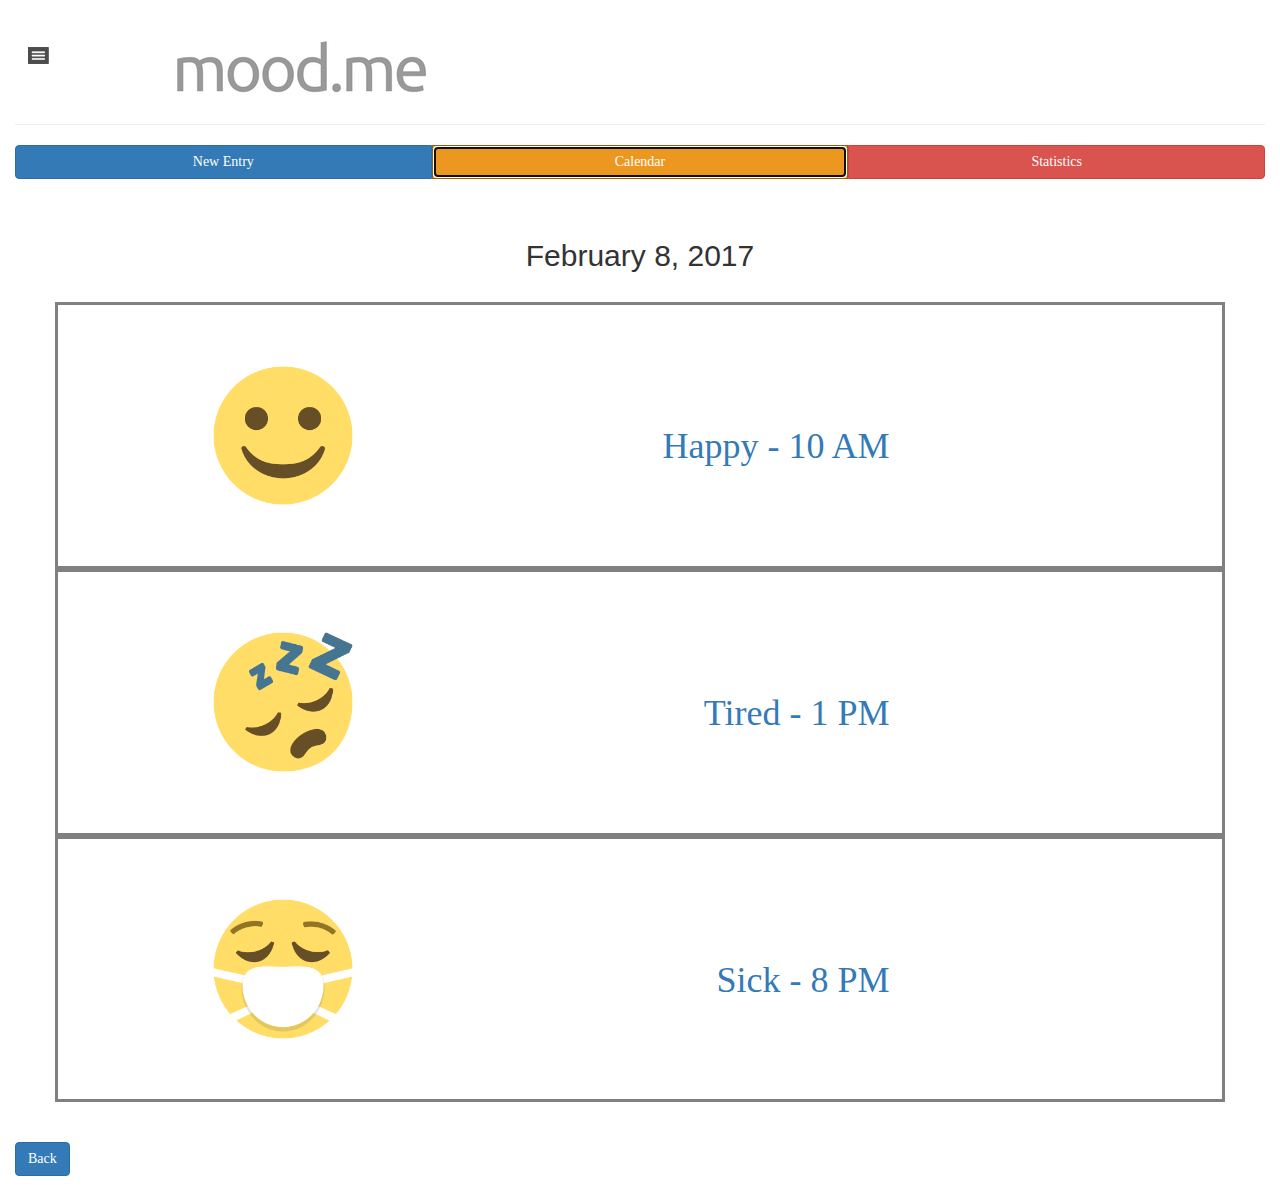
<file: DateInformation.html>
<!DOCTYPE html>
<html lang="en-US">
	<head>
		<title>mood.me - Date Information</title>
		<meta charset="utf-8">
		<meta name="viewport" content="width=device-width, initial-scale=1.0" />
		<link rel="stylesheet" href="https://maxcdn.bootstrapcdn.com/bootstrap/3.3.7/css/bootstrap.min.css">
  		<script src="https://ajax.googleapis.com/ajax/libs/jquery/3.1.1/jquery.min.js"></script>
  		<script src="https://maxcdn.bootstrapcdn.com/bootstrap/3.3.7/js/bootstrap.min.js"></script>
		<!-- animate.css -->
		<link rel="stylesheet" href="css/animate.css" />
		<!-- style.css -->
		<link rel="stylesheet" href="css/dateinformation_style.css" />
		<link rel="icon" href="img/logonowords.png" />
		<link rel="stylesheet" href="css/menuicon.css" />
	</head>
	<body>
		<br><br>
		<div class="container-fluid">
			<div style="float:left;" class="dropdown">
        		<img id="menuicon" class="btn dropdown-toggle" src="img/burger1.png" alt="dropdown image" data-toggle="dropdown">
        			<ul class="dropdown-menu">
            			<li><a href="NewEntry.html"><img class="menuicon" src="img/boyicon.png" />Michael</a></li>
           				<li><a href="NewEntry.html"><img class="menuicon" src="img/girlicon.png" />Christine</a></li>
           				<li><a href="NewChild.html"><img class="menuicon" src="img/newchildicon.png" />Add New Child..</a></li>
            			<li><a href="index.html"><img class="menuicon" src="img/logout.png" />Logout</a></li>
        			</ul>
    		</div>
    		<a href="index.html"><img id="logo" src="img/logoname.png" /></a>
		</div>
		<div class="container-fluid">
			<hr>
		</div>
		<div class="container-fluid">
			<div class="btn-group btn-group-justified">
  				<div class="btn-group" role="group">
    				<a class="btn btn-primary" href="NewEntry.html" role="button">New Entry</a>
  				</div>
			 	 <div class="btn-group" role="group">
			    	<a class="btn btn-warning" href="Calendar.html" role="button" autofocus="true">Calendar</a>
			  	</div>
			  	<div class="btn-group" role="group">
			    	<a class="btn btn-danger" href="Statistics.html" role="button">Statistics</a>
			  	</div>
			</div>
 		</div>
 		<br><br>
 		<div class="container">
 			<b><h2 id="date">February 8, 2017</h2></b>
 		</div>
 		<br>
 		<div class="container">
 			<div class="row">
 				<a href="DateDetail.html">
		 			<div class="col-xs-12 entry animated slideInLeft">
			 				<img class="emotion" src="img/happy.png" />
			 				<h1>Happy - 10 AM</h1>
			 		</div>
			 	</a>
		 	</div>
 		</div>
 		<div class="container">
 			<div class="row">
 				<a href="DateDetail.html">
		 			<div class="col-xs-12 entry animated slideInRight">
			 				<img class="emotion" src="img/tired.png" />
			 				<h1>Tired - 1 PM</h1>
			 		</div>
			 	</a>
		 	</div>
 		</div>
 		<div class="container">
 			<div class="row">
 				<a href="DateDetail.html">
		 			<div class="col-xs-12 entry animated slideInLeft">
			 				<img class="emotion" src="img/sick.png" />
			 				<h1>Sick - 8 PM</h1>
			 		</div>
			 	</a>
		 	</div>
 		</div>
 		<br><br>
 		<div class="container-fluid">
			<div class="row">
				<div class="col-xs-12 img-hover">
					<a class="btn btn-primary" href="Calendar.html" role="button">Back</a>
				</div>
			</div>
		</div>
		<br>
 	</body>
 </html>
</file>
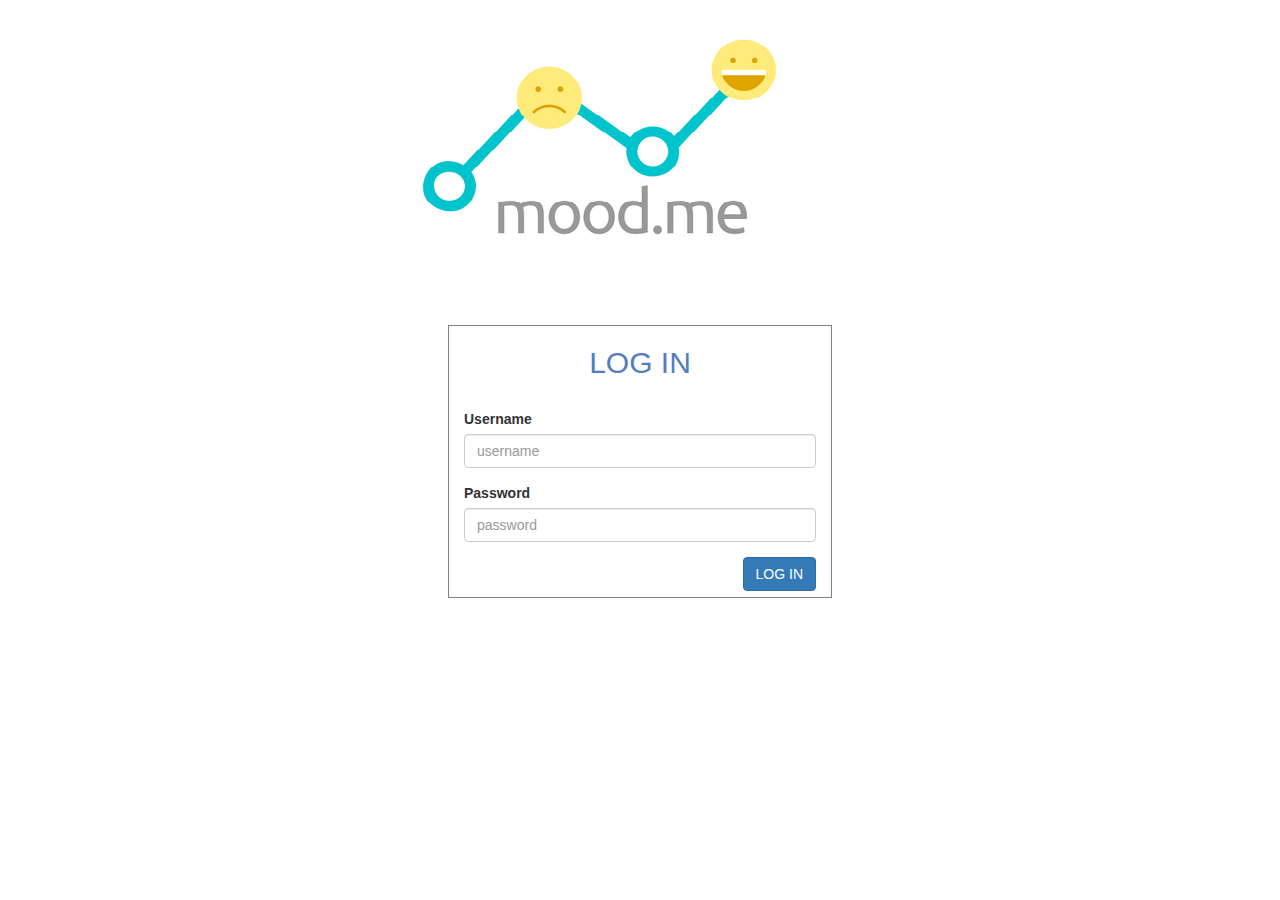
<file: LogIn.html>
<!DOCTYPE html>
<html lang="en-US">
	<head>
		<title>mood.me - Home</title>
		<meta charset="utf-8">
		<meta name="viewport" content="width=device-width, initial-scale=1.0" />
		<link rel="stylesheet" href="https://maxcdn.bootstrapcdn.com/bootstrap/3.3.7/css/bootstrap.min.css">
  		<script src="https://ajax.googleapis.com/ajax/libs/jquery/3.1.1/jquery.min.js"></script>
  		<script src="https://maxcdn.bootstrapcdn.com/bootstrap/3.3.7/js/bootstrap.min.js"></script>
		<!-- animate.css -->
		<link rel="stylesheet" href="css/animate.css" />
		<!-- style.css -->
		<link rel="stylesheet" href="css/home_style.css" />
		<link rel="icon" href="img/logonowords.png" />
	</head>
	<body>
		<br>
		<div class="container">
			<a href="index.html"><img class="animated flipInY" id = "logo" src="img/logo.png" /></a>
		</div>
		<br><br><br><br>
		<div id="detail_box" class="container">
			<div class="row">
				<div class="col-lg-12 box animated bounceInDown">
					<b><h2 id="label">LOG IN</h2></b>
					<br>
					<form>
						<div class="form-group">
						    <label for="username">Username</label>
						    <input type="username" class="form-control" id="username" placeholder="username">
						 </div>
						 <div class="form-group">
						    <label for="password">Password</label>
						    <input type="password" class="form-control" id="password1" placeholder="password">
						 </div>
					</form>
					<a class="btn btn-primary pull-right" href="NewEntry.html" role="button">LOG IN</a>
					<br><br>
				</div>
			</div>
		</div>
		<br><br>
	</body>
</html>
</file>
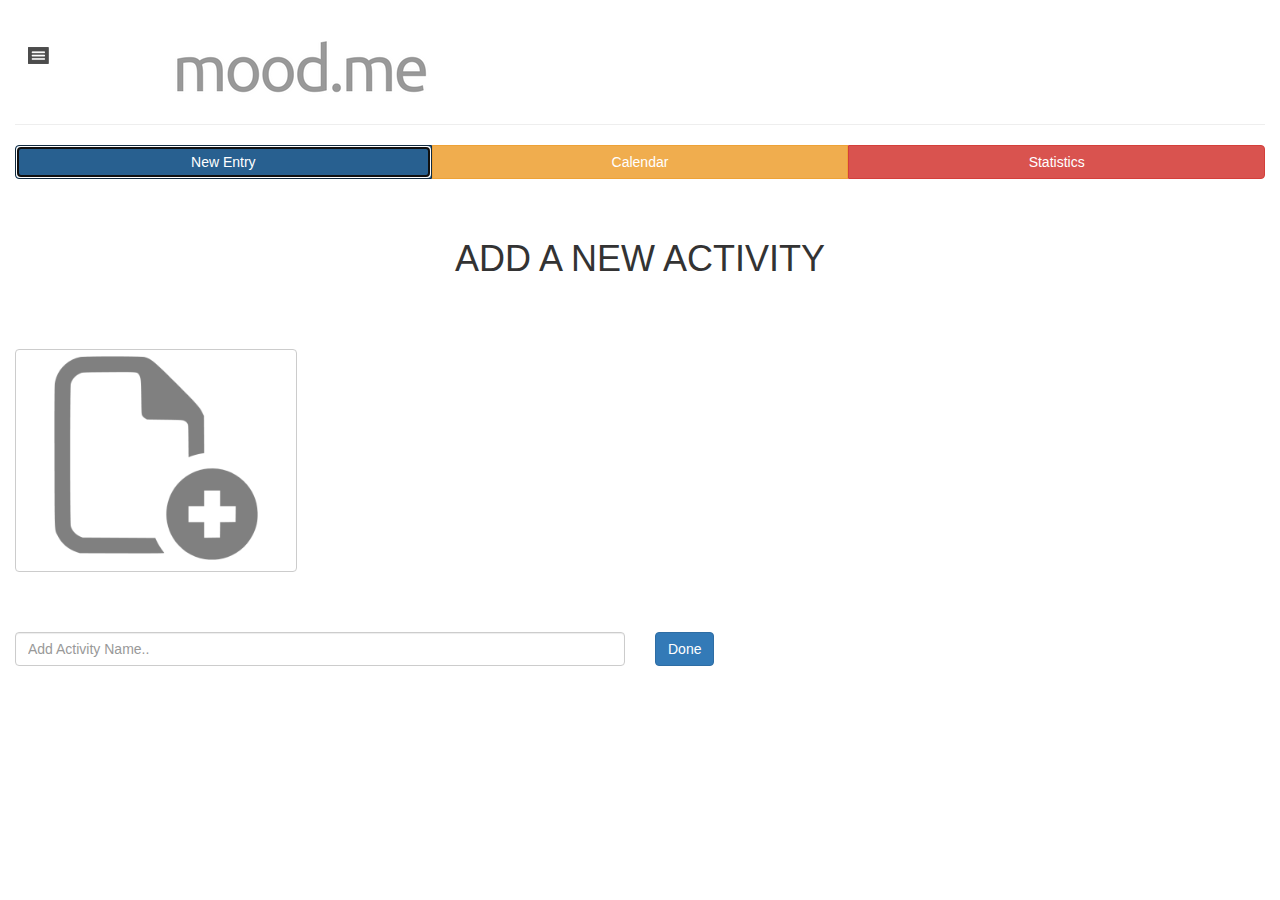
<file: NewActivity.html>
<!DOCTYPE html>
<html lang="en-US">
	<head>
		<title>mood.me - New Entry</title>
		<meta charset="utf-8">
		<meta name="viewport" content="width=device-width, initial-scale=1.0" />
		<link rel="stylesheet" href="https://maxcdn.bootstrapcdn.com/bootstrap/3.3.7/css/bootstrap.min.css">
  		<script src="https://ajax.googleapis.com/ajax/libs/jquery/3.1.1/jquery.min.js"></script>
  		<script src="https://maxcdn.bootstrapcdn.com/bootstrap/3.3.7/js/bootstrap.min.js"></script>
		<!-- animate.css -->
		<link rel="stylesheet" href="css/animate.css" />
		<!-- style.css -->
		<link rel="stylesheet" href="css/newentry_style.css" />
		<link rel="stylesheet" href="css/newactivity_style.css" />
		<!-- custom.js -->
		<script src="js/newactivity_custom.js"></script>
		<link rel="icon" href="img/logonowords.png" />
	</head>
	<body>
		<br><br>
		<div class="container-fluid">
			<div style="float:left;" class="dropdown">
        		<img id="menuicon" class="btn dropdown-toggle" src="img/burger1.png" alt="dropdown image" data-toggle="dropdown">
        			<ul class="dropdown-menu">
            			<li><a href="#">Child 1</a></li>
           				<li><a href="#">Child 2</a></li>
           				<li><a href="index.html">Logout</a></li>
        			</ul>
    		</div>
    		<a href="index.html"><img id="logo" src="img/logoname.png" /></a>
		</div>
		<div class="container-fluid">
			<hr>
		</div>
		<div class="container-fluid">
			<div class="btn-group btn-group-justified">
  				<div class="btn-group" role="group">
    				<a class="btn btn-primary" href="NewEntry.html" role="button" autofocus="true">New Entry</a>
  				</div>
			 	 <div class="btn-group" role="group">
			    	<a class="btn btn-warning" href="Calendar.html" role="button">Calendar</a>
			  	</div>
			  	<div class="btn-group" role="group">
			    	<a class="btn btn-danger" href="Statistics.html" role="button">Statistics</a>
			  	</div>
			</div>
 		</div>
 		<br><br>
		<div class="container-fluid">
			<div class="row">
				<div class="col-xs-12">
					<h1>ADD A NEW ACTIVITY</h1>
				</div>
			</div>

			<br><br><br>
			<div class="row">
				<div class="col-xs-12">
					<button type="button" id="imgupload" class="btn btn-default">
						<div id="getImage">
							<label for="file_select">
								<img id="imgpr" src="img/addnew.png" />
							</label>
							<input id="file_select" type="file" />
						</div>
					</button>
				</div>
			</div>
			<br><br><br>
			<div class="row">
				<div class="col-xs-6">
					<input type="text" id="name" class="form-control" placeholder="Add Activity Name..">
				</div>	
				<div class="col-xs-6">
					<a class="btn btn-primary" href="Activity.html" role="button">Done</a>
				</div>
			</div>
		</div>

		<br><br>
	</body>
	<script>
		$("input:file").change(function () {
       if ($(this).val() !== "") {
        var file = $('#file_select')[0].files[0];
        console.log(file.size);
        var reader = new FileReader();
        var img = new Image();
        var _URL = window.URL || window.webkitURL;
        reader.readAsDataURL(file);
        reader.onload = function(_file) {
        
        $('#imgupload #imgpr').attr('src',_file.target.result);
    } 
   }
});
	</script>
</html>
</file>
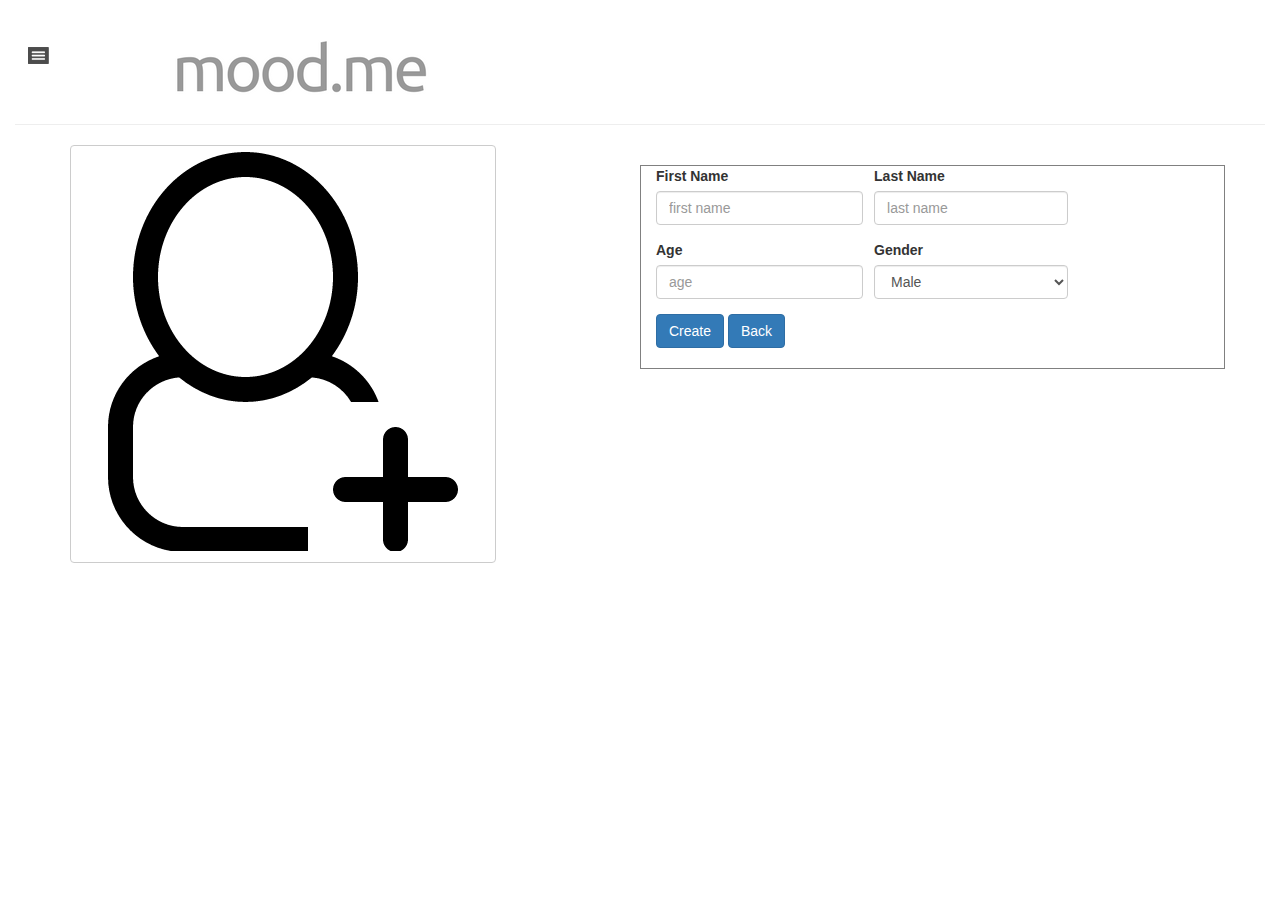
<file: NewChild.html>
<!DOCTYPE html>
<html lang="en-US">
	<head>
		<title>mood.me - New Child</title>
		<meta charset="utf-8">
		<meta name="viewport" content="width=device-width, initial-scale=1.0" />
		<link rel="stylesheet" href="https://maxcdn.bootstrapcdn.com/bootstrap/3.3.7/css/bootstrap.min.css">
  		<script src="https://ajax.googleapis.com/ajax/libs/jquery/3.1.1/jquery.min.js"></script>
  		<script src="https://maxcdn.bootstrapcdn.com/bootstrap/3.3.7/js/bootstrap.min.js"></script>
		<!-- animate.css -->
		<link rel="stylesheet" href="css/animate.css" />
		<link rel="icon" href="img/logonowords.png" />
		<link rel="stylesheet" href="css/newchild_style.css" />
		<link rel="stylesheet" href="css/menuicon.css" />
	</head>
	<body>
		<br><br>
		<div class="container-fluid">
			<div style="float:left;" class="dropdown">
        		<img id="menuicon" class="btn dropdown-toggle" src="img/burger1.png" alt="dropdown image" data-toggle="dropdown">
        			<ul class="dropdown-menu">
            			<li><a href="NewEntry.html"><img class="menuicon" src="img/boyicon.png" />Michael</a></li>
           				<li><a href="NewEntry.html"><img class="menuicon" src="img/girlicon.png" />Christine</a></li>
           				<li><a href="NewChild.html"><img class="menuicon" src="img/newchildicon.png" />Add New Child..</a></li>
            			<li><a href="index.html"><img class="menuicon" src="img/logout.png" />Logout</a></li>
        			</ul>
    		</div>
    		<a href="index.html"><img id="logo" src="img/logoname.png" /></a>
		</div>
		<div class="container-fluid">
			<hr>
		</div>
		<div id="form" class="container">
			<div class="row">
				<div class="col-md-6">
					<button type="button" id="imgupload" class="btn btn-default">
						<div id="getImage">
							<label for="file_select">
								<img id="imgpr" src="img/newchildicon.png" />
							</label>
							<input id="file_select" type="file" />
						</div>
					</button>
				</div>
				<br>
				<div style="border: solid 1px gray;" class="col-md-6">
					<form>
						<div class="form-group">
							<div class="float">
						    	<label for="firstname">First Name</label>
						    	<input type="firstname" class="form-control" id="firstname" placeholder="first name">
						    </div>
						    <div>
							    <label for="lastname">Last Name</label>
							    <input type="lastname" class="form-control" id="lastname" placeholder="last name" />
						   </div>
						 </div>
						 <div class="form-group">
						 	<div class="float">
						    	<label for="age">Age</label>
						    	<input type="number" class="form-control" id="age" min="1" placeholder="age" />
						    </div>
						    <div>
						    	<label for="gender">Gender</label>
						    	<select class="form-control" id="gender">
						    		<option>Male</option>
						    		<option>Female</option>
						    	</select>
						    </div>
						 </div>
					</form>
					<a class="btn btn-primary" href="NewEntry.html" role="button">Create</a>
					<a style="margin-right: 2%;" class="btn btn-primary" href="NewEntry.html" role="button">Back</a>
					<br><br>
				</div>
			</div>
		</div>
	</body>
	<script>
		$("input:file").change(function () {
       if ($(this).val() !== "") {
        var file = $('#file_select')[0].files[0];
        console.log(file.size);
        var reader = new FileReader();
        var img = new Image();
        var _URL = window.URL || window.webkitURL;
        reader.readAsDataURL(file);
        reader.onload = function(_file) {
        
        $('#imgupload #imgpr').attr('src',_file.target.result);
    } 
   }
});
	</script>
</html>
</file>
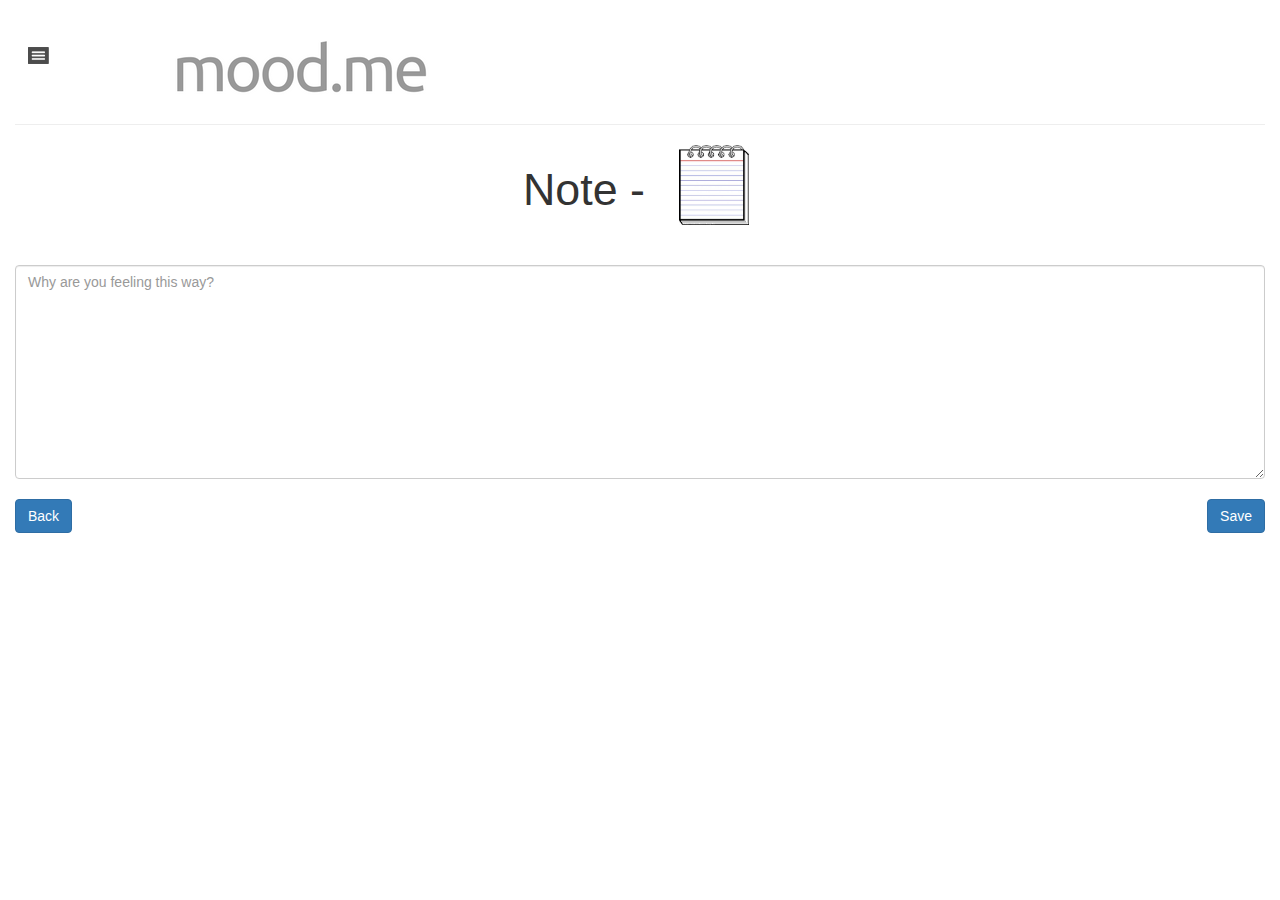
<file: Note.html>
<!DOCTYPE html>
<html lang="en-US">
	<head>
		<title>mood.me - Note</title>
		<meta charset="utf-8">
		<meta name="viewport" content="width=device-width, initial-scale=1.0" />
		<link rel="stylesheet" href="https://maxcdn.bootstrapcdn.com/bootstrap/3.3.7/css/bootstrap.min.css">
  		<script src="https://ajax.googleapis.com/ajax/libs/jquery/3.1.1/jquery.min.js"></script>
  		<script src="https://maxcdn.bootstrapcdn.com/bootstrap/3.3.7/js/bootstrap.min.js"></script>
		<!-- animate.css -->
		<link rel="stylesheet" href="css/animate.css" />
		<link rel="stylesheet" href="css/note_style.css" />
		<link rel="icon" href="img/logonowords.png" />
		<link rel="stylesheet" href="css/menuicon.css" />
	</head>
	<body>
		<br><br>
		<div class="container-fluid">
			<div style="float:left;" class="dropdown">
        		<img id="menuicon" class="btn dropdown-toggle" src="img/burger1.png" alt="dropdown image" data-toggle="dropdown">
        			<ul class="dropdown-menu">
            			<li><a href="NewEntry.html"><img class="menuicon" src="img/boyicon.png" />Michael</a></li>
           				<li><a href="NewEntry.html"><img class="menuicon" src="img/girlicon.png" />Christine</a></li>
           				<li><a href="NewChild.html"><img class="menuicon" src="img/newchildicon.png" />Add New Child..</a></li>
            			<li><a href="index.html"><img class="menuicon" src="img/logout.png" />Logout</a></li>
        			</ul>
    		</div>
    		<a href="index.html"><img id="logo" src="img/logoname.png" /></a>
		</div>
		<div class="container-fluid">
			<hr>
		</div>
		<div class="container">
			<div class="row">
				<div id="note_block" class="col-xs-12 animated tada">
					<h1 style="float:left;padding-right: 5%;">Note -</h1>
					<img id="notebook_image" src="img/notebook.jpg" />
				</div>
			</div>
		</div>
		<br><br>
		<div class="container-fluid">
			<textarea class="form-control" placeholder="Why are you feeling this way?" rows="10"></textarea>
		</div>
		<br>
		<div class="container-fluid">
			<div class="row">
				<div class="col-xs-6 img-hover">
					<a class="btn btn-primary" href="Option.html" role="button">Back</a>
				</div>
				<div class="col-xs-6 img-hover">
					<a class="btn btn-primary custom-button-width pull-right" href="Option.html" role="button">Save</a>
				</div>
			</div>
		</div>
		<br><br>
	</body>
</html>
</file>
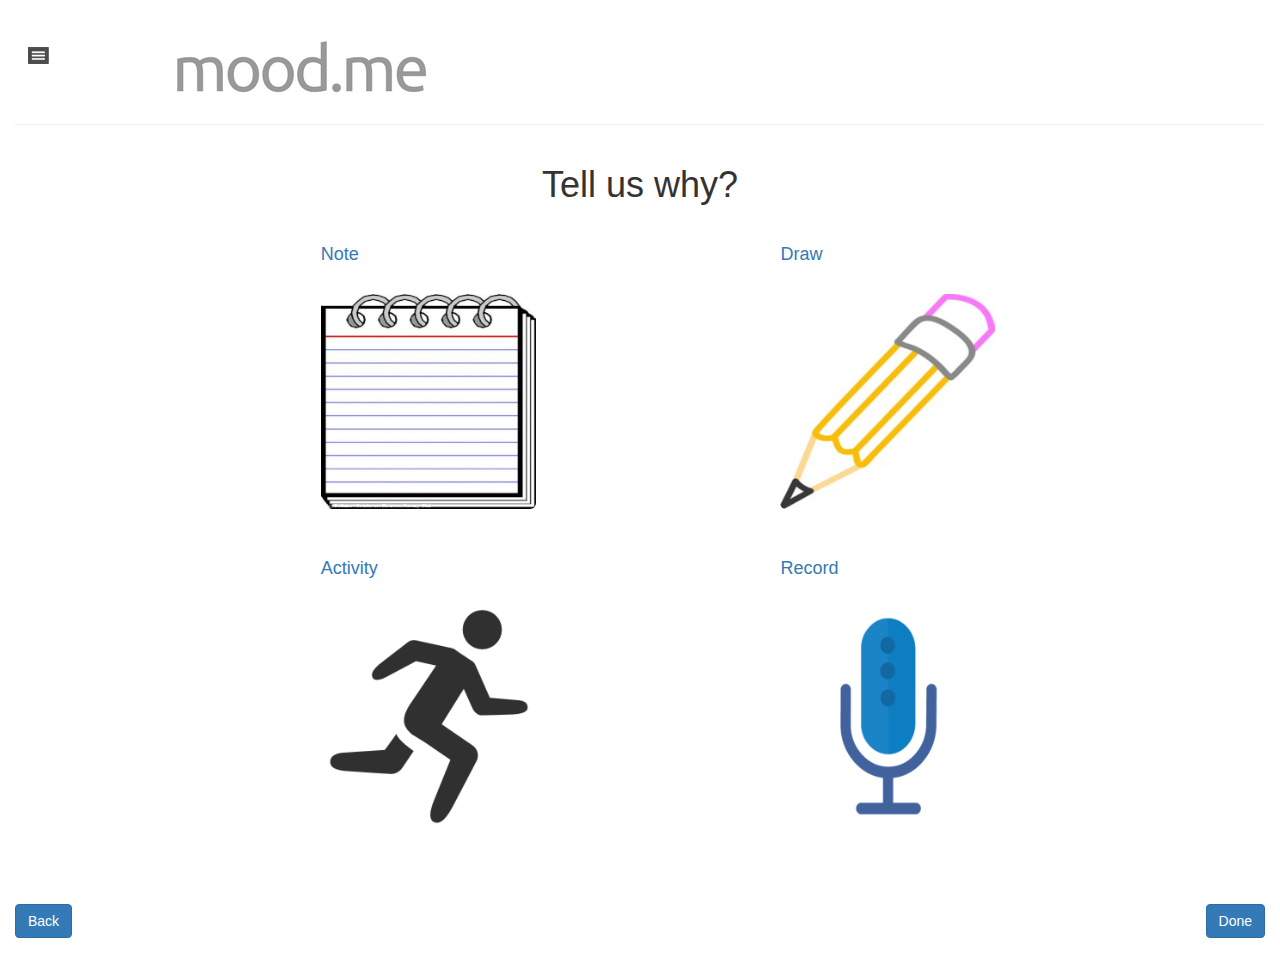
<file: Option.html>
<!DOCTYPE html>
<html lang="en-US">
	<head>
		<title>mood.me - Option</title>
		<meta charset="utf-8">
		<meta name="viewport" content="width=device-width, initial-scale=1.0" />
		<link rel="stylesheet" href="https://maxcdn.bootstrapcdn.com/bootstrap/3.3.7/css/bootstrap.min.css">
  		<script src="https://ajax.googleapis.com/ajax/libs/jquery/3.1.1/jquery.min.js"></script>
  		<script src="https://maxcdn.bootstrapcdn.com/bootstrap/3.3.7/js/bootstrap.min.js"></script>
		<!-- animate.css -->
		<link rel="stylesheet" href="css/animate.css" />
		<link rel="stylesheet" href="css/option_style.css" />
		<link rel="icon" href="img/logonowords.png" />
		<link rel="stylesheet" href="css/menuicon.css" />
	</head>
	<body>
		<br><br>
		<div class="container-fluid">
			<div style="float:left;" class="dropdown">
        		<img id="menuicon" class="btn dropdown-toggle" src="img/burger1.png" alt="dropdown image" data-toggle="dropdown">
        			<ul class="dropdown-menu">
            			<li><a href="NewEntry.html"><img class="menuicon" src="img/boyicon.png" />Michael</a></li>
           				<li><a href="NewEntry.html"><img class="menuicon" src="img/girlicon.png" />Christine</a></li>
           				<li><a href="NewChild.html"><img class="menuicon" src="img/newchildicon.png" />Add New Child..</a></li>
            			<li><a href="index.html"><img class="menuicon" src="img/logout.png" />Logout</a></li>
        			</ul>
    		</div>
    		<a href="index.html"><img id="logo" src="img/logoname.png" /></a>
		</div>
		<div class="container-fluid">
			<hr>
		</div>
		<div class="container-fluid">
			<b><h1 class="animated fadeIn" id="main_question">Tell us why?</h1></b>
		</div>
		<br>
		<div class="container">
			<div class="row line">
				<div class="col-xs-6 img-hover">
					<a href="Note.html">
						<h4>Note</h4><br>
						<img class ="img-responsive img-rounded face animated fadeIn" src="img/notebook.jpg" />
					</a>
				</div>
				<div class="col-xs-6 img-hover">
					<a href="Draw.html">
						<h4>Draw</h4><br>
						<img class = "img-responsive img-rounded face animated fadeIn second" src="img/pencil.jpg" />
					</a>
				</div>
			</div>
			<br><br>
			<div class="row line">
				<div class="col-xs-6 img-hover">
					<a href="Activity.html">
						<h4>Activity</h4><br>
						<img class = "img-responsive img-rounded face animated fadeIn" src="img/activity.png" />
					</a>
				</div>
				<div class="col-xs-6 img-hover">
					<a href="Record.html">
						<h4>Record</h4><br>
						<img class = "img-responsive img-rounded face animated fadeIn second" src="img/microphone.png" />
					</a>
				</div>
			</div>
		</div>
		<br><br>
		<br><br>
		<div class="container-fluid">
			<div class="row">
				<div class="col-xs-6 img-hover">
					<a class="btn btn-primary" href="NewEntry.html" role="button">Back</a>
				</div>
				<div class="col-xs-6 img-hover">
					<a class="btn btn-primary custom-button-width pull-right" href="Calendar.html" role="button">Done</a>
				</div>
			</div>
		</div>
		<br>
	</body>
</html>
</file>
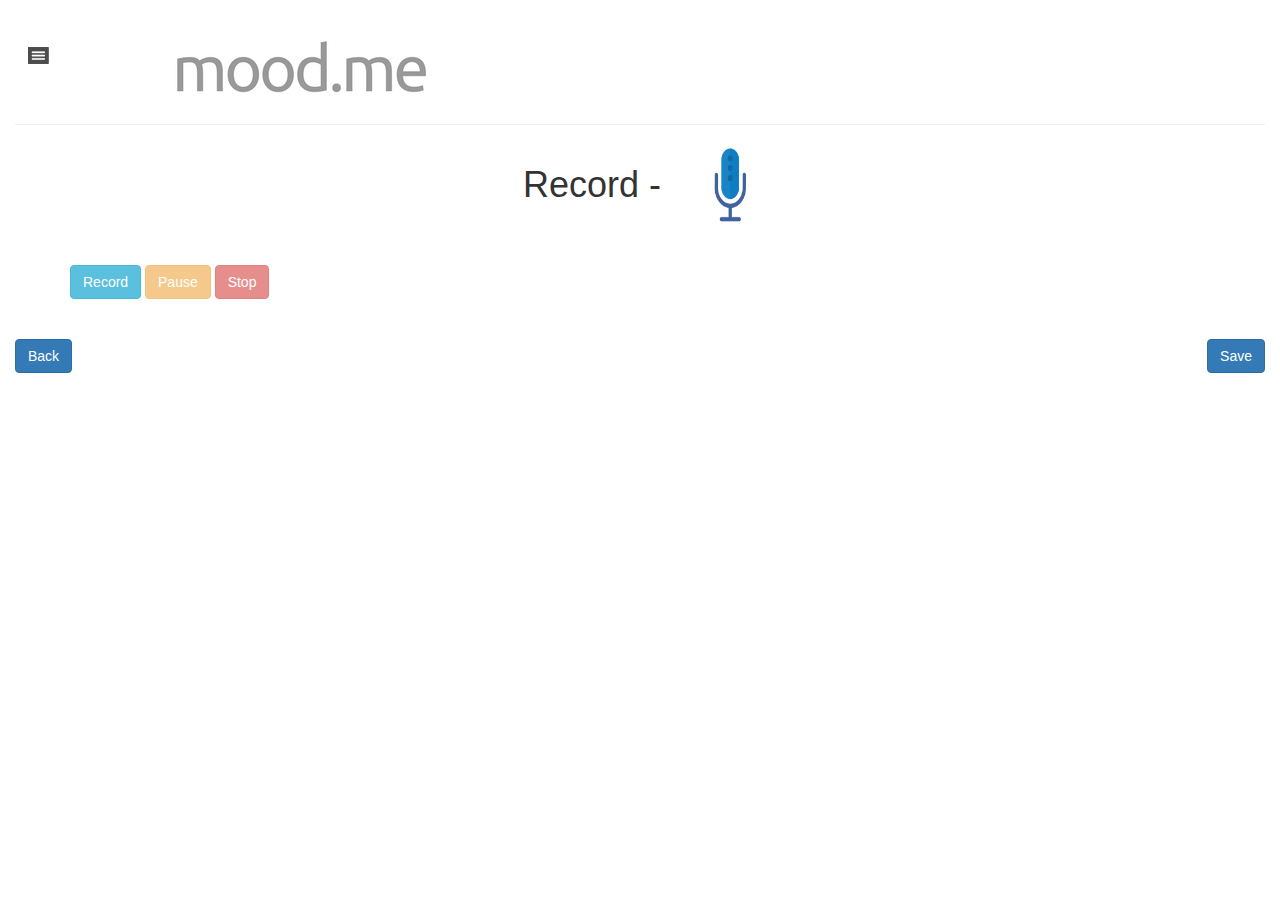
<file: Record.html>
<!DOCTYPE html>
<html lang="en-US">
	<head>
		<title>mood.me - Record</title>
		<meta charset="utf-8">
		<meta name="viewport" content="width=device-width, initial-scale=1.0" />
		<meta name="mobile-web-app-capable" content="yes">
		<link rel="stylesheet" href="https://maxcdn.bootstrapcdn.com/bootstrap/3.3.7/css/bootstrap.min.css">
  		<script src="https://ajax.googleapis.com/ajax/libs/jquery/3.1.1/jquery.min.js"></script>
  		<script src="https://maxcdn.bootstrapcdn.com/bootstrap/3.3.7/js/bootstrap.min.js"></script>
		<!-- animate.css -->
		<link rel="stylesheet" href="css/animate.css" />
		<!-- style.css -->
		<link rel="stylesheet" href="css/record_style.css" />
		<link rel="icon" href="img/logonowords.png" />
		<link rel="stylesheet" href="css/menuicon.css" />
	</head>
	<body>
		<br><br>
		<div class="container-fluid">
			<div style="float:left;" class="dropdown">
        		<img id="menuicon" class="btn dropdown-toggle" src="img/burger1.png" alt="dropdown image" data-toggle="dropdown">
        			<ul class="dropdown-menu">
            			<li><a href="NewEntry.html"><img class="menuicon" src="img/boyicon.png" />Michael</a></li>
           				<li><a href="NewEntry.html"><img class="menuicon" src="img/girlicon.png" />Christine</a></li>
           				<li><a href="NewChild.html"><img class="menuicon" src="img/newchildicon.png" />Add New Child..</a></li>
            			<li><a href="index.html"><img class="menuicon" src="img/logout.png" />Logout</a></li>
        			</ul>
    		</div>
    		<a href="index.html"><img id="logo" src="img/logoname.png" /></a>
		</div>
		<div class="container-fluid">
			<hr>
		</div>
		<div class="container">
			<div class="row">
				<div id="note_block" class="col-xs-12 animated tada">
					<h1 style="float:left;padding-right: 5%;">Record -</h1>
					<img id="record_image" src="img/microphone.png" />
				</div>
			</div>
		</div>
		<br><br>

		<div id="videoplayer" align="center" class="embed-responsive embed-responsive-16by9">
		    <video id="videowindow" controls autoplay class="embed-responsive-item"></video><br>
		</div>

		<div class="container">
			<div class="row">
				<div class="col-xs-12">
					<button type="button" class="btn btn-info" id="rec" onclick="onBtnRecordClicked()">Record</button>
					<button type="button" class="btn btn-warning" id="pauseRes" onclick="onPauseResumeClicked()" disabled>Pause</button>
					<button type="button" class="btn btn-danger" id="stop" onclick="onBtnStopClicked()" disabled>Stop</button>
					<button type="button" class="btn btn-default" id="download"><a id="downloadLink" download="mediarecorder.webm" name="mediarecorder.webm" href>Download Video File</a></button>
				</div>
			</div>
		</div>
		<p style="display:none;" id="data"></p>

		<br><br>
		<div class="container-fluid">
			<div class="row">
				<div class="col-xs-6 img-hover">
					<a class="btn btn-primary" href="Option.html" role="button">Back</a>
				</div>
				<div class="col-xs-6 img-hover">
					<a class="btn btn-primary custom-button-width pull-right" href="Option.html" role="button">Save</a>
				</div>
			</div>
		</div>
		<br><br>
		<script src="js/record_custom.js"></script>
	</body>
</html>
</file>
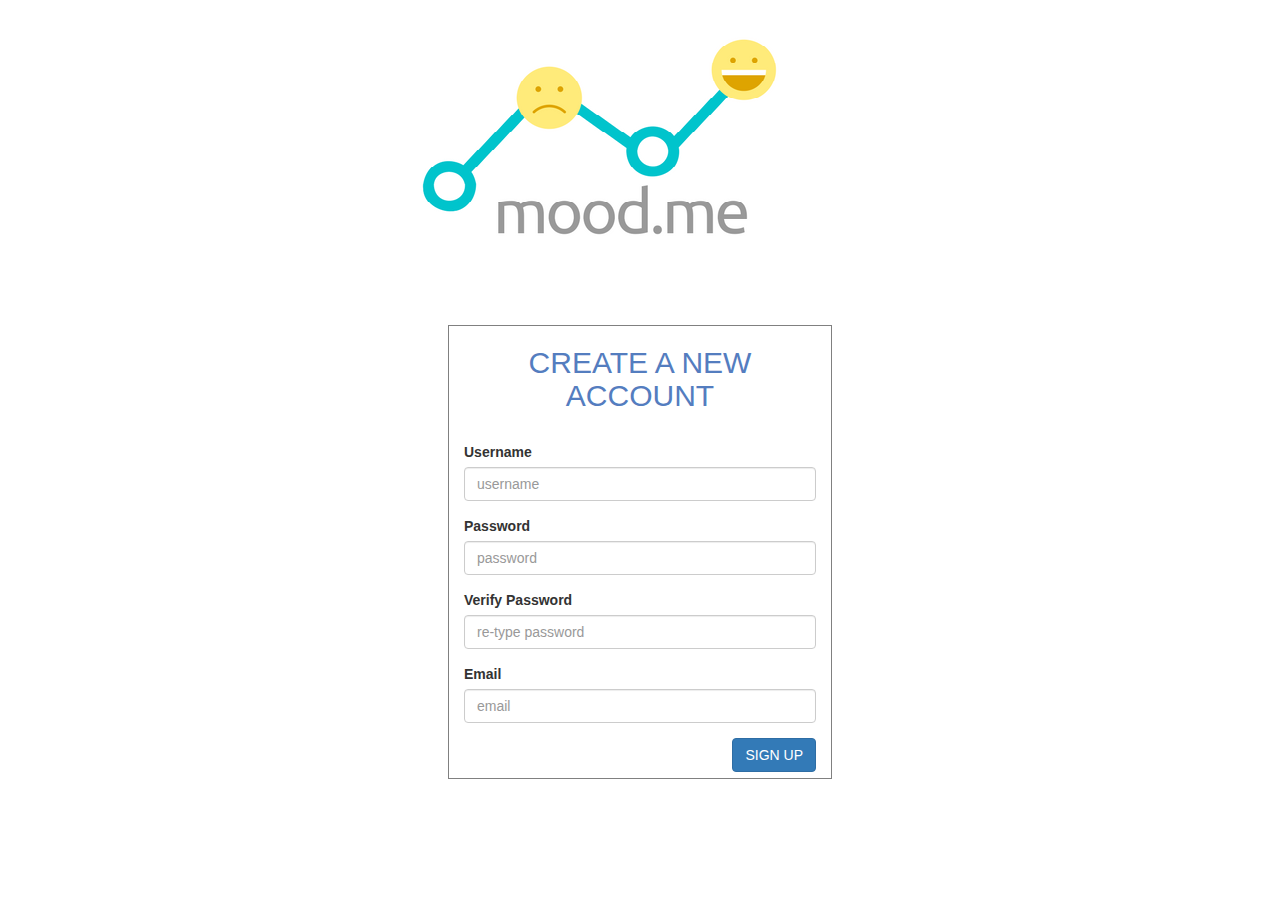
<file: SignUp.html>
<!DOCTYPE html>
<html lang="en-US">
	<head>
		<title>mood.me - Home</title>
		<meta charset="utf-8">
		<meta name="viewport" content="width=device-width, initial-scale=1.0" />
		<link rel="stylesheet" href="https://maxcdn.bootstrapcdn.com/bootstrap/3.3.7/css/bootstrap.min.css">
  		<script src="https://ajax.googleapis.com/ajax/libs/jquery/3.1.1/jquery.min.js"></script>
  		<script src="https://maxcdn.bootstrapcdn.com/bootstrap/3.3.7/js/bootstrap.min.js"></script>
		<!-- animate.css -->
		<link rel="stylesheet" href="css/animate.css" />
		<!-- style.css -->
		<link rel="stylesheet" href="css/home_style.css" />
		<link rel="icon" href="img/logonowords.png" />
	</head>
	<body>
		<br>
		<div class="container">
			<a href="index.html"><img class="animated flipInY" id = "logo" src="img/logo.png" /></a>
		</div>
		<br><br><br><br>
		<div id="detail_box" class="container">
			<div class="row">
				<div class="col-lg-12 box animated bounceInDown">
					<b><h2 id="label">CREATE A NEW ACCOUNT</h2></b>
					<br>
					<form>
						<div class="form-group">
						    <label for="username">Username</label>
						    <input type="username" class="form-control" id="username" placeholder="username">
						 </div>
						 <div class="form-group">
						    <label for="password">Password</label>
						    <input type="password" class="form-control" id="password1" placeholder="password">
						 </div>
						 <div class="form-group">
						    <label for="password">Verify Password</label>
						    <input type="password" class="form-control" id="password1" placeholder="re-type password">
						 </div>
						 <div class="form-group">
						    <label for="email">Email</label>
						    <input type="email" class="form-control" id="email" placeholder="email">
						 </div>
					</form>
					<a class="btn btn-primary pull-right" href="NewEntry.html" role="button">SIGN UP</a>
					<br><br>
				</div>
			</div>
		</div>
		<br><br>
	</body>
</html>
</file>
<file: css/home_style.css>
h1, h2
{
	text-align: center;
}

h2
{
	color: rgb(84,125,191);
}

.second
{
	animation-delay: 0.2s;
}

.third
{
	animation-delay: 0.5s;
}

.box
{
	border: 1px solid gray;
}

#header
{
	text-align: right;
}

hr
{
	border: 0.5px solid gray;
	width: 50%;
}

#detail_box
{
	width: 30%;
}

#footer
{
	text-align: center;
	color: gray;
	font-size: 80%;
}

@media only screen and (max-width:600px)
{
	#logo
	{
		width: 70%;
		height: 70%;
		padding-left: 20%;
	}

	#detail_box
	{
		width: 70%;
	}

	.normal
	{
		margin-left: 20%;
	}
}

@media only screen and (min-width:600px)
{
	#logo
	{
		padding-left: 30%;
	}

	#detail_box
	{
		width: 30%;
	}
}
</file>
<file: css/activity_style.css>
#appname, h4
{
	text-align: center;
	font-family: "Comic Sans MS";
}

.second
{
	animation-delay: 0.2s;
}

a
{
	text-decoration: none;
}

#subtitle
{
	font-size: 90%;
}

@media only screen and (max-width:600px)
{
	#menuicon
	{
		height: 30%;
		width: 30%;
	}

	#main_question
	{
		text-align: center;
	}

	h1
	{
		font-size: 200%;
	}

	#activity_image
	{
		width: 30%;
		height: 40%;
	}

	#note_block
	{
		padding-left: 28%;
	}

	#addnew
	{
		height: 25%;
		width: 25%;
		margin-left:35%;
	}

	#logo
	{
		width: 30%;
		height: 30%;
	}

}

@media only screen and (min-width: 600px) 
{

	#addnew
	{
		height: 5%;
		width: 5%;
	}

	#menuicon
    {
        height: 30%;
        width: 30%;
    }

	h1
	{
		font-size: 320%;
		padding-right: -50%;
	}

	#note_block
	{
		padding-left: 40%;
	}

	#activity_image
	{
		width: 70px;
		height: 80px;
	}

	img
	{
		width: 50%;
		height: 50%;
		margin: auto;
	}

	.img-hover img 
	{
	    -webkit-transition: all .3s ease; /* Safari and Chrome */
	  	-moz-transition: all .3s ease; /* Firefox */
	  	-o-transition: all .3s ease; /* IE 9 */
	  	-ms-transition: all .3s ease; /* Opera */
	  	transition: all .3s ease;
	}

	.img-hover img:hover 
	{
	    -webkit-backface-visibility: hidden;
	    backface-visibility: hidden;
	    -webkit-transform:translateZ(0) scale(1.20); /* Safari and Chrome */
	    -moz-transform:scale(1.20); /* Firefox */
	    -ms-transform:scale(1.20); /* IE 9 */
	    -o-transform:translatZ(0) scale(1.20); /* Opera */
	    transform:translatZ(0) scale(1.20);
	}

	#logo
	{
		width: auto;
		height: auto;
	}
}
</file>
<file: css/menuicon.css>
.menuicon
{
	width: 15%;
	height: 15%;
	margin-right: 6%;
}
</file>
<file: css/calendar_style.css>
ul {list-style-type: none;}
body {font-family: Verdana, sans-serif;}
#appname
{
    text-align: center;
    font-family: "Comic Sans MS";
}

.calendar
{
    display: none;
}

/* Month header */
.month {
    padding: 70px 25px;
    width: 100%;
    background: #1abc9c;
}

/* Month list */
.month ul {
    margin: 0;
    padding: 0;
}

.month ul li {
    color: white;
    font-size: 20px;
    text-transform: uppercase;
    letter-spacing: 3px;
}

/* Previous button inside month header */
.month .prev {
    float: left;
    padding-top: 10px;
}

/* Next button */
.month .next {
    float: right;
    padding-top: 10px;
}

/* Weekdays (Mon-Sun) */
.weekdays {
    margin: 0;
    padding: 10px 0;
    background-color:#ddd;
}

@media only screen and (min-width:600px)
{
    #menuicon
    {
        height: 30%;
        width: 30%;
    }


    h1
    {
        font-size: 200%;
    }

    .weekdays li {
        display: inline-block;
        width: 13.6%;
        color: #666;
        text-align: center;
    }

    #logo
    {
        width: auto;
        height: auto;
    }
}

/* Days (1-31) */
.days {
    padding: 10px 0;
    background: #eee;
    margin: 0;
}

.days li {
    list-style-type: none;
    display: inline-block;
    width: 13.6%;
    text-align: center;
    margin-bottom: 5px;
    font-size:12px;
    color:#777;
}

/* Highlight the "current" day */
.days li .active {
    padding: 5px;
    background: #1abc9c;
    color: white !important
}

@media only screen and (max-width:600px)
{
    .weekdays li 
    {
    display: inline-block;
    width: 12.7%;
    font-size: 55%;
    color: #666;
    text-align: center;
    }

    .days li 
    {
    list-style-type: none;
    display: inline-block;
    width: 12.7%;
    text-align: center;
    margin-bottom: 5px;
    font-size:12px;
    color:#777;
    }

    h1
    {
        font-size: 320%;
        padding-right: -50%;
    }

    #menuicon
    {
        height: 30%;
        width: 30%;
    }

    #logo
    {
        width: 30%;
        height: 30%;
    }

}
</file>
<file: css/datedetail_style.css>
@media only screen and (max-width:600px)
{
	h1
	{
		float:right;
		font-size: 90%;
		padding-right: 2%;
		padding-bottom: 10%;
	}

	#menuicon
	{
		height: 30%;
		width: 30%;
	}

	.emotion
	{
		padding-top: 8%;
	}

	.activity_image
	{
		height: 50%;
		width: 50%;
	}

	#logo
	{
		width: 30%;
		height: 30%;
	}

}

.emotion
{
	height: 25%;
	width: 25%;
	float: left;
	padding-top: 5%;
	padding-bottom: 5%;
	padding-left: 12%;
}

 #menuicon
{
    height: 30%;
    width: 30%;
}
    
@media only screen and (min-width:600px)
{
	.activity_image
	{
		height: 20%;
		width: 20%;
	}

	#logo
	{
		width: auto;
		height: auto;
	}
}

h1
{
	float: right;
	padding-top: 9%;
	padding-right: 28%;
}

#date
{
	text-align: center;
}

a
{
	text-decoration: none;
	font-family: "Comic Sans MS";
}

.divider
{
	border: 2px solid gray;
	padding-left: 5%;
	padding-right: 5%;
}
</file>
<file: css/dateinformation_style.css>
#menuicon
{
	height: 30%;
	width: 30%;
}

@media only screen and (max-width:600px)
{
	h1
	{
		float:right;
		font-size: 90%;
		padding-right: 2%;
		padding-bottom: 10%;
	}

	.emotion
	{
		padding-top: 8%;
	}

	#logo
	{
		width: 30%;
		height: 30%;
	}
}

@media only screen and (min-width: 600px)
{
	#logo
	{
		width: auto;
		height: auto;
	}
}

.emotion
{
	height: 25%;
	width: 25%;
	float: left;
	padding-top: 5%;
	padding-bottom: 5%;
	padding-left: 12%;
}

h1
{
	float: right;
	padding-top: 9%;
	padding-right: 28%;
}

a
{
	text-decoration: none;
	font-family: "Comic Sans MS";
}

#date
{
	text-align: center;
}

.entry
{
	border: 3px solid gray;
}

.entry:hover
{
	background-color: #f2efef;
	-webkit-transition: all .3s ease; /* Safari and Chrome */
	-moz-transition: all .3s ease; /* Firefox */
	-o-transition: all .3s ease; /* IE 9 */
	-ms-transition: all .3s ease; /* Opera */
	transition: all .3s ease;
}
</file>
<file: css/newentry_style.css>
.second
{
	animation-delay: 0.2s;
}

.third
{
	animation-delay: 0.5s;
}

#appname
{
	text-align: center;
	font-family: "Comic Sans MS";
}

@media only screen and (max-width:600px)
{
	h3
	{	
		padding-left: 22%;
		font-size: 85%;
	}

	#menuicon
	{
		height: 30%;
		width: 30%;
	}

	#main_question
	{
		font-size: 200%;
		text-align: center;
	}

	#menuicon
    {
        height: 30%;
        width: 30%;
    }

    #logo
	{
		width: 30%;
		height: 30%;
	}
}

@media only screen and (min-width:600px) 
{
	h3
	{
		padding-left: 23%;
	}

	#logo
	{
		width: auto;
		height: auto;
	}

	#main_question
	{
		text-align: center;
	}

	.face
	{
		height: 70%;
		width: 70%;
	}

	#menuicon
    {
        height: 30%;
        width: 30%;
    }

	a
	{
		text-decoration: none;
	}

	.img-hover img 
	{
	    -webkit-transition: all .3s ease; /* Safari and Chrome */
	  	-moz-transition: all .3s ease; /* Firefox */
	  	-o-transition: all .3s ease; /* IE 9 */
	  	-ms-transition: all .3s ease; /* Opera */
	  	transition: all .3s ease;
	}

	.img-hover img:hover 
	{
	    -webkit-backface-visibility: hidden;
	    backface-visibility: hidden;
	    -webkit-transform:translateZ(0) scale(1.20); /* Safari and Chrome */
	    -moz-transform:scale(1.20); /* Firefox */
	    -ms-transform:scale(1.20); /* IE 9 */
	    -o-transform:translatZ(0) scale(1.20); /* Opera */
	    transform:translatZ(0) scale(1.20);
	}
}
</file>
<file: css/newactivity_style.css>
#getImage > input
{
	display: none;
}

h1
{
	text-align: center;
}

#logo
{
	width: auto;
	height: auto;
}

@media only screen and (max-width:600px)
{
	img
	{
		width: 50%;
		height: 50%;
	}

	#logo
	{
		width: 30%;
		height: 30%;
	}

	#plus_image
	{
		width: 14%;
		height: 24%;
		margin-top: 5%;
	}

	h1
	{
		margin-left: 4%;
	}

	#upload
	{
		margin-left: 2%;
	}

	#input
	{
		margin-left: 2%;
	}

	#nameinput
	{
		width:50%;
		float:left;
		margin-right:2%;
	}
}

@media only screen and (min-width:600px)
{
	img
	{
		width: 80%;
		height: 80%;
	}

	#logo
	{
		width: auto;
		height: auto;
	}

	#plus_image
	{
		width: 70px;
		height: 75px;
	}

	#nameinput
	{
		width:25%;
		float:left;
		margin-right:2%;
	}

	#upload, #input, #note_block
	{
		margin-left: 25%;
	}
}
</file>
<file: css/newchild_style.css>
#getImage > input
{
	display: none;
}

#menuicon
{
	height: 30%;
	width: 30%;
}

@media only screen and (max-width:600px)
{
	#logo
	{
		width: 30%;
		height: 30%;
	}

	img
	{
		width: 50%;
		height: 50%;
	}

	#form
	{
		margin-left: 2%;
		margin-right: 2%;
	}
}

@media only screen and (min-width:600px)
{
	#logo
	{
		width: auto;
		height: auto;
	}

	#lastname, #gender
	{
		width: 35%;
	}

	.float
	{
		float: left;
		margin-right: 2%;
	}
}
</file>
<file: css/note_style.css>
#appname
{
	text-align: center;
	font-family: "Comic Sans MS";
}

@media only screen and (max-width:600px)
{
	#menuicon
	{
		height: 30%;
		width: 30%;
	}

	#main_question
	{
		text-align: center;
	}

	h1
	{
		font-size: 200%;
	}

	#notebook_image
	{
		width: 30%;
		height: 40%;
	}

	#note_block
	{
		padding-left: 28%;
	}

	#logo
	{
		width: 30%;
		height: 30%;
	}
}

@media only screen and (min-width:600px) 
{
	#menuicon
	{
		height: 80px;
		width: 100px;
	}

	h1
	{
		font-size: 320%;
		padding-right: -50%;
	}

	#note_block
	{
		padding-left: 40%;
	}

	#notebook_image
	{
		width: 70px;
		height: 80px;
	}

	#menuicon
    {
        height: 30%;
        width: 30%;
    }

    #logo
	{
		width: auto;
		height: auto;
	}
}
</file>
<file: css/option_style.css>
.second
{
	animation-delay: 0.2s;
}

#main_question
{
	text-align: center;
}

#appname
{
	text-align: center;
	font-family: "Comic Sans MS";
}

@media only screen and (max-width:600px)
{
	#menuicon
	{
		height: 30%;
		width: 30%;
	}

	img
	{
		width: 35%;
		height: 35%;
	}

	.line
	{
		padding-left: 21%;
	}

	#main_question
	{
		text-align: center;
	}

	#logo
	{
		width: 30%;
		height: 30%;
	}
}

@media only screen and (min-width:600px)
{
	img
	{
		width: 50%;
		height: 50%;
	}

	.img-hover img 
	{
	    -webkit-transition: all .3s ease; /* Safari and Chrome */
	  	-moz-transition: all .3s ease; /* Firefox */
	  	-o-transition: all .3s ease; /* IE 9 */
	  	-ms-transition: all .3s ease; /* Opera */
	  	transition: all .3s ease;
	}

	.img-hover img:hover 
	{
	    -webkit-backface-visibility: hidden;
	    backface-visibility: hidden;
	    -webkit-transform:translateZ(0) scale(1.20); /* Safari and Chrome */
	    -moz-transform:scale(1.20); /* Firefox */
	    -ms-transform:scale(1.20); /* IE 9 */
	    -o-transform:translatZ(0) scale(1.20); /* Opera */
	    transform:translatZ(0) scale(1.20);
	}

	.line
	{
		padding-left: 22%;
	}

	#menuicon
    {
        height: 30%;
        width: 30%;
    }

    #logo
	{
		width: auto;
		height: auto;
	}
}
</file>
<file: css/record_style.css>
#videoplayer, #download
{
	display: none;
}

button
{
	text-align: center;
}

@media only screen and (max-width:600px)
{
	h3
	{	
		padding-left: 22%;
		font-size: 85%;
	}

	#menuicon
	{
		height: 30%;
		width: 30%;
	}

	#main_question
	{
		font-size: 200%;
		text-align: center;
	}

	#record_image
	{
		width: 30%;
		height: 40%;
	}

	#note_block
	{
		padding-left: 28%;
	}

	#logo
	{
		width: 30%;
		height: 30%;
	}
}

@media only screen and (min-width: 600px) 
{
	h3
	{
		padding-left: 23%;
	}

	#main_question
	{
		text-align: center;
	}

	#menuicon
    {
        height: 30%;
        width: 30%;
    }

	#note_block
	{
		padding-left: 40%;
	}

	#record_image
	{
		width: 70px;
		height: 80px;
	}

	a
	{
		text-decoration: none;
	}

	#logo
	{
		width: auto
		height: auto;
	}
}
</file>
